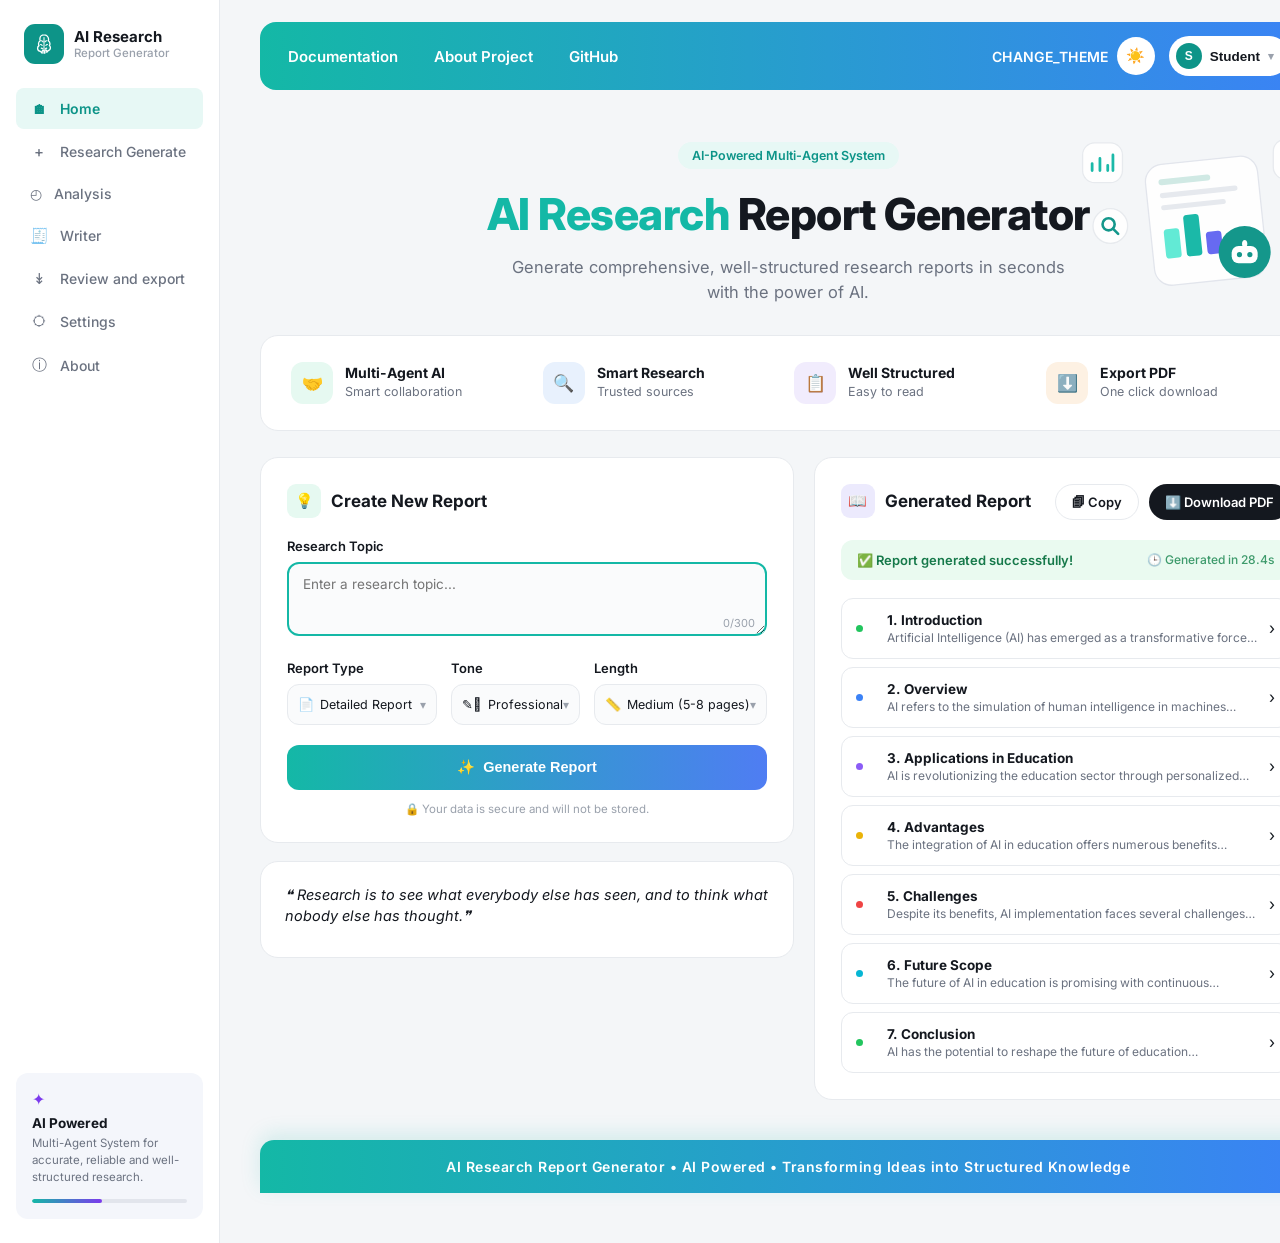
<file: frontend/index.html>
<!DOCTYPE html>
<html lang="en">
<head>
<meta charset="UTF-8">
<meta name="viewport" content="width=device-width, initial-scale=1.0">
<title>AI Research Report Generator</title>
<link rel="stylesheet" href="css/style.css">
<link rel="preconnect" href="https://fonts.googleapis.com">
<link href="https://fonts.googleapis.com/css2?family=Inter:wght@400;500;600;700;800&display=swap" rel="stylesheet">
</head>
<body>

  <div class="app">

    <!-- ===================== SIDEBAR ===================== -->
    <aside class="sidebar">
      <div class="brand">
        <div class="brand-icon">
          <svg viewBox="0 0 24 24" fill="none" xmlns="http://www.w3.org/2000/svg">
            <path d="M12 2C9.5 2 7.5 4 7.5 6.5C7.5 7.2 7.65 7.85 7.92 8.43C6.77 9.1 6 10.35 6 11.75C6 12.5 6.22 13.2 6.6 13.78C5.65 14.4 5 15.45 5 16.65C5 18.5 6.5 20 8.35 20C8.6 20.85 9.2 21.55 10 21.95V20C10 19.45 10.45 19 11 19C11.55 19 12 19.45 12 20V22C12.34 22 12.67 21.97 13 21.9V19.5C13 18.95 13.45 18.5 14 18.5C14.55 18.5 15 18.95 15 19.5V21C15.7 20.55 16.25 19.9 16.5 19.1C17.9 18.85 19 17.6 19 16.1C19 15.15 18.55 14.3 17.85 13.75C18.25 13.15 18.5 12.45 18.5 11.7C18.5 10.35 17.75 9.15 16.65 8.5C16.85 8 17 7.4 17 6.8C17 4.15 14.8 2 12 2Z" stroke="currentColor" stroke-width="1.4" stroke-linejoin="round"/>
            <path d="M12 5V19M9 8.5C9.8 8.5 10.5 9 10.8 9.7M15 8.5C14.2 8.5 13.5 9 13.2 9.7M8.2 12.5C9 12.5 9.7 13 10 13.7M15.8 12.5C15 12.5 14.3 13 14 13.7M9 16.5C9.7 16.5 10.3 16.9 10.6 17.5M15 16.5C14.3 16.5 13.7 16.9 13.4 17.5" stroke="currentColor" stroke-width="1.1" stroke-linecap="round"/>
          </svg>
        </div>
        <div class="brand-text">
          <span class="brand-title">AI Research</span>
          <span class="brand-sub">Report Generator</span>
        </div>
      </div>

      <nav class="nav">
        <a href="#" class="nav-item active">
          <span class="nav-icon">🏠︎</span> Home
        </a>
        <a href="research.html" class="nav-item">
          <span class="nav-icon">+</span> Research Generate
        </a>
        <a href="analysis.html" class="nav-item">
          <span class="nav-icon~ ">◴</span> Analysis
        </a>
        <a href="writer.html" class="nav-item">
          <span class="nav-icon">🧾</span> Writer
        </a>
        <a href="reviewer.html" class="nav-item">
          <span class="nav-icon">↡</span> Review and export
        </a>
        <a href="#" class="nav-item">
          <span class="nav-icon">🌣</span> Settings
        </a>
        <a href="#" class="nav-item">
          <span class="nav-icon">ⓘ</span> About
        </a>
      </nav>

      <div class="sidebar-footer">
        <div class="sidebar-card">
          <div class="sidebar-card-icon">✦</div>
          <p class="sidebar-card-title">AI Powered</p>
          <p class="sidebar-card-text">Multi-Agent System for accurate, reliable and well-structured research.</p>
          <div class="sidebar-progress"><span></span></div>
        </div>
      </div>
    </aside>

    <!-- ===================== MAIN ===================== -->
    <main class="main">

      <!-- Topbar -->
      <div class="topbar">
        <nav class="topbar-links">
          <a href="#" class="topbar-link"> Documentation</a>
          <a href="#" class="topbar-link"> About Project</a>
          <a href="#" class="topbar-link"> GitHub</a>
        </nav>
        <div class="topbar-right">
         <div class="theme-switch">
             <span class="theme-text">CHANGE_THEME</span>
             <button class="icon-btn" id="themeBtn">☀️</button>
        </div>
        <button class="user-chip">
            <span class="user-avatar">S</span>
            <span>Student</span>
            <span class="chevron">▾</span>
          </button>
        </div>
      </div>

      <!-- Hero -->
      <section class="hero">
        <span class="badge"> AI-Powered Multi-Agent System</span>
        <h1><span class="accent">AI Research</span> Report Generator</h1>
        <p class="hero-sub">Generate comprehensive, well-structured research reports in seconds with the power of AI.</p>

        <!-- Decorative hero illustration: tablet with search, chart, doc + robot -->
        <svg class="hero-illustration" viewBox="0 0 300 200" xmlns="http://www.w3.org/2000/svg" aria-hidden="true">
          <!-- floating chart icon -->
          <g transform="translate(18 24)">
            <rect x="0" y="0" width="46" height="46" rx="14" fill="#ffffff" stroke="#e7eaee" stroke-width="1.5"/>
            <path d="M11 32 L11 24 M20 32 L20 18 M29 32 L29 26 M35 32 L35 14" stroke="#14b8a6" stroke-width="3.2" stroke-linecap="round"/>
          </g>
          <!-- floating document icon -->
          <g transform="translate(238 20)">
            <rect x="0" y="0" width="46" height="46" rx="14" fill="#ffffff" stroke="#e7eaee" stroke-width="1.5"/>
            <rect x="13" y="12" width="20" height="4" rx="2" fill="#93c5fd"/>
            <rect x="13" y="20" width="20" height="4" rx="2" fill="#dbeafe"/>
            <rect x="13" y="28" width="12" height="4" rx="2" fill="#dbeafe"/>
          </g>
          <!-- floating search icon -->
          <g transform="translate(30 100)">
            <circle cx="20" cy="20" r="20" fill="#ffffff" stroke="#e7eaee" stroke-width="1.5"/>
            <circle cx="18" cy="18" r="7" fill="none" stroke="#0d9488" stroke-width="3"/>
            <line x1="23" y1="23" x2="29" y2="29" stroke="#0d9488" stroke-width="3" stroke-linecap="round"/>
          </g>
          <!-- tablet body -->
          <g transform="rotate(-6 150 110)">
            <rect x="95" y="45" width="130" height="140" rx="20" fill="#ffffff" stroke="#e2e5ec" stroke-width="1.5"/>
            <rect x="110" y="62" width="60" height="7" rx="3.5" fill="#cfe9e4"/>
            <rect x="110" y="78" width="90" height="6" rx="3" fill="#e6e9ee"/>
            <rect x="110" y="92" width="75" height="6" rx="3" fill="#e6e9ee"/>
            <rect x="110" y="120" width="18" height="34" rx="4" fill="#5eead4"/>
            <rect x="134" y="106" width="18" height="48" rx="4" fill="#14b8a6"/>
            <rect x="158" y="128" width="18" height="26" rx="4" fill="#6366f1"/>
          </g>
          <!-- robot badge -->
          <circle cx="205" cy="150" r="30" fill="#0d9488"/>
          <g transform="translate(190 137)">
            <rect x="0" y="6" width="30" height="20" rx="8" fill="#ffffff"/>
            <circle cx="9" cy="16" r="3" fill="#0d9488"/>
            <circle cx="21" cy="16" r="3" fill="#0d9488"/>
            <rect x="12" y="0" width="6" height="7" rx="3" fill="#ffffff"/>
            <circle cx="15" cy="1.5" r="2.4" fill="#ffffff"/>
          </g>
        </svg>
      </section>

      <!-- Feature strip -->
      <section class="features">
        <div class="feature">
          <div class="feature-icon green">🤝</div>
          <div>
            <p class="feature-title">Multi-Agent AI</p>
            <p class="feature-text">Smart collaboration</p>
          </div>
        </div>
        <div class="feature">
          <div class="feature-icon blue">🔍</div>
          <div>
            <p class="feature-title">Smart Research</p>
            <p class="feature-text">Trusted sources</p>
          </div>
        </div>
        <div class="feature">
          <div class="feature-icon purple">📋</div>
          <div>
            <p class="feature-title">Well Structured</p>
            <p class="feature-text">Easy to read</p>
          </div>
        </div>
        <div class="feature">
          <div class="feature-icon orange">⬇️</div>
          <div>
            <p class="feature-title">Export PDF</p>
            <p class="feature-text">One click download</p>
          </div>
        </div>
      </section>

      <!-- Content grid -->
      <section class="content-grid">

        <!-- Left column -->
        <div class="col-left">

          <!-- Create New Report -->
          <div class="panel">
            <div class="panel-header">
              <span class="panel-icon teal">💡</span>
              <h2>Create New Report</h2>
            </div>

            <div class="field">
              <label for="topic">Research Topic</label>
              <div class="textarea-wrap">
                <textarea id="topic" maxlength="300" placeholder="Enter a research topic..."></textarea>
                <span class="char-count"><span id="charCount">50</span>/300</span>
              </div>
            </div>

            <div class="field-row">
              <div class="field">
                <label for="reportType">Report Type</label>
                <div class="select-wrap">
                  <span class="select-icon">📄</span>
                  <select id="reportType">
                    <option>Detailed Report</option>
                    <option>Summary Report</option>
                    <option>Executive Brief</option>
                  </select>
                  <span class="select-chevron">▾</span>
                </div>
              </div>

              <div class="field">
                <label for="tone">Tone</label>
                <div class="select-wrap">
                  <span class="select-icon">✎𓂃</span>
                  <select id="tone">
                    <option>Professional</option>
                    <option>Casual</option>
                    <option>Academic</option>
                  </select>
                  <span class="select-chevron">▾</span>
                </div>
              </div>

              <div class="field">
                <label for="length">Length</label>
                <div class="select-wrap">
                  <span class="select-icon">📏</span>
                  <select id="length">
                    <option>Short (3-5 pages)</option>
                    <option selected>Medium (5-8 pages)</option>
                    <option>Long (8+ pages)</option>
                  </select>
                  <span class="select-chevron">▾</span>
                </div>
              </div>
            </div>

            <button class="generate-btn" id="generateBtn" type="button">
              <span>✨</span> Generate Report
            </button>
            <p class="secure-note">🔒 Your data is secure and will not be stored.</p>
          </div>

          <!-- Quote card -->
          <div class="quote-card">
            <div>
              <p class="quote-text">❝ Research is to see what everybody else has seen, and to think what nobody else has thought.❞</p>
            </div>
          </div>

        </div>

        <!-- Generated Report -->
        <div class="panel">
          <div class="panel-header spread">
            <div class="panel-header">
              <span class="panel-icon indigo">📖</span>
              <h2>Generated Report</h2>
            </div>
            <div class="panel-actions">
              <button class="ghost-btn" id="copyBtn">🗐 Copy</button>
              <button class="primary-btn" id="downloadBtn">⬇️ Download PDF</button>
            </div>
          </div>

          <div class="success-banner">
            <span>✅ Report generated successfully!</span>
            <span class="time-pill">🕒 Generated in 28.4s</span>
          </div>

          <ul class="report-list" id="reportList">
            <li class="report-item">
              <span class="dot green"></span>
              <span class="report-icon"></span>
              <div class="report-text">
                <p class="report-title">1. Introduction</p>
                <p class="report-desc">Artificial Intelligence (AI) has emerged as a transformative force…</p>
              </div>
              <span class="chevron-right">›</span>
            </li>
            <li class="report-item">
              <span class="dot blue"></span>
              <span class="report-icon"></span>
              <div class="report-text">
                <p class="report-title">2. Overview</p>
                <p class="report-desc">AI refers to the simulation of human intelligence in machines…</p>
              </div>
              <span class="chevron-right">›</span>
            </li>
            <li class="report-item">
              <span class="dot purple"></span>
              <span class="report-icon"></span>
              <div class="report-text">
                <p class="report-title">3. Applications in Education</p>
                <p class="report-desc">AI is revolutionizing the education sector through personalized…</p>
              </div>
              <span class="chevron-right">›</span>
            </li>
            <li class="report-item">
              <span class="dot yellow"></span>
              <span class="report-icon"></span>
              <div class="report-text">
                <p class="report-title">4. Advantages</p>
                <p class="report-desc">The integration of AI in education offers numerous benefits…</p>
              </div>
              <span class="chevron-right">›</span>
            </li>
            <li class="report-item">
              <span class="dot red"></span>
              <span class="report-icon"></span>
              <div class="report-text">
                <p class="report-title">5. Challenges</p>
                <p class="report-desc">Despite its benefits, AI implementation faces several challenges…</p>
              </div>
              <span class="chevron-right">›</span>
            </li>
            <li class="report-item">
              <span class="dot cyan"></span>
              <span class="report-icon"></span>
              <div class="report-text">
                <p class="report-title">6. Future Scope</p>
                <p class="report-desc">The future of AI in education is promising with continuous…</p>
              </div>
              <span class="chevron-right">›</span>
            </li>
            <li class="report-item">
              <span class="dot green"></span>
              <span class="report-icon"></span>
              <div class="report-text">
                <p class="report-title">7. Conclusion</p>
                <p class="report-desc">AI has the potential to reshape the future of education…</p>
              </div>
              <span class="chevron-right">›</span>
            </li>
          </ul>
        </div>

      </section>
      <footer class="footer">
    <p>
        AI Research Report Generator • AI Powered • Transforming Ideas into Structured Knowledge
    </p>
</footer>

    </main>
  </div>

<script src="js/main.js"></script>
</body>
</html>
</file>
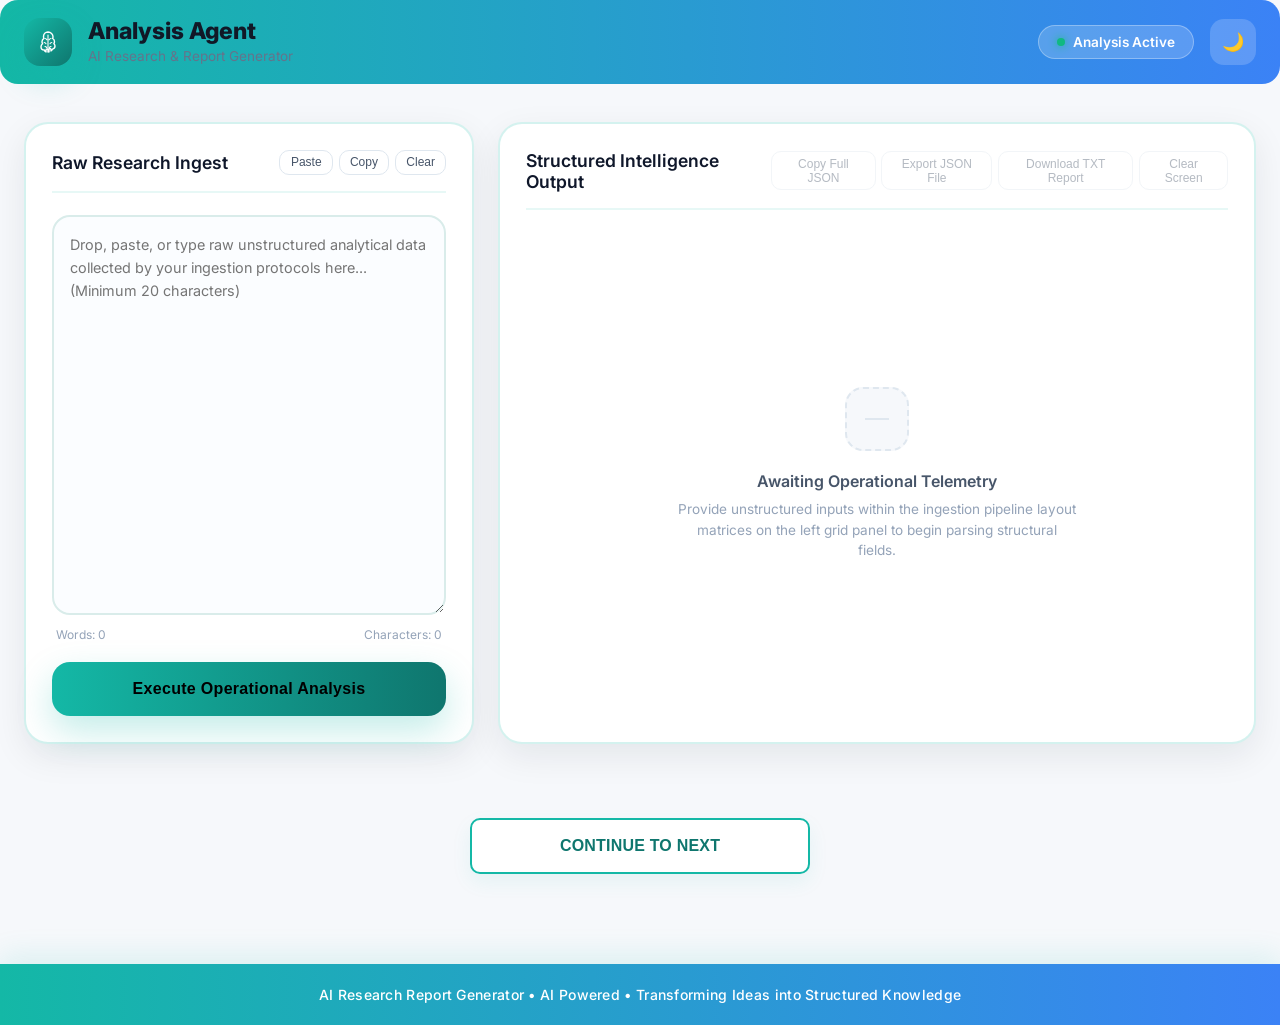
<file: frontend/analysis.html>
<!DOCTYPE html>
<html lang="en" data-theme="light">
<head>
    <meta charset="UTF-8">
    <meta name="viewport" content="width=device-width, initial-scale=1.0">
    <title>AI Research Analysis Dashboard</title>
    <link rel="stylesheet" href="css/analysis.css">
    <link rel="preconnect" href="https://fonts.googleapis.com">
    <link rel="preconnect" href="https://fonts.gstatic.com" crossorigin>
    <link href="https://fonts.googleapis.com/css2?family=Inter:wght@300;400;500;600;700&display=swap" rel="stylesheet">
</head>
<body>
    <header class="app-header">

    <div class="logo-area">

        <div class="brand-icon">
            <svg viewBox="0 0 24 24" fill="none" xmlns="http://www.w3.org/2000/svg">
                <path d="M12 2C9.5 2 7.5 4 7.5 6.5C7.5 7.2 7.65 7.85 7.92 8.43C6.77 9.1 6 10.35 6 11.75C6 12.5 6.22 13.2 6.6 13.78C5.65 14.4 5 15.45 5 16.65C5 18.5 6.5 20 8.35 20C8.6 20.85 9.2 21.55 10 21.95V20C10 19.45 10.45 19 11 19C11.55 19 12 19.45 12 20V22C12.34 22 12.67 21.97 13 21.9V19.5C13 18.95 13.45 18.5 14 18.5C14.55 18.5 15 18.95 15 19.5V21C15.7 20.55 16.25 19.9 16.5 19.1C17.9 18.85 19 17.6 19 16.1C19 15.15 18.55 14.3 17.85 13.75C18.25 13.15 18.5 12.45 18.5 11.7C18.5 10.35 17.75 9.15 16.65 8.5C16.85 8 17 7.4 17 6.8C17 4.15 14.8 2 12 2Z"
                    stroke="currentColor"
                    stroke-width="1.4"
                    stroke-linejoin="round"/>
                <path d="M12 5V19M9 8.5C9.8 8.5 10.5 9 10.8 9.7M15 8.5C14.2 8.5 13.5 9 13.2 9.7M8.2 12.5C9 12.5 9.7 13 10 13.7M15.8 12.5C15 12.5 14.3 13 14 13.7M9 16.5C9.7 16.5 10.3 16.9 10.6 17.5M15 16.5C14.3 16.5 13.7 16.9 13.4 17.5"
                    stroke="currentColor"
                    stroke-width="1.1"
                    stroke-linecap="round"/>
            </svg>
        </div>

        <div class="brand-text">
            <span class="brand-title">Analysis Agent</span>
            <span class="brand-sub">AI Research & Report Generator</span>
        </div>

    </div>

    <div class="header-actions">

        <span class="agent-status-pill">
            <span class="status-dot"></span>
            Analysis Active
        </span>

        <button
            id="themeToggleBtn"
            class="icon-btn"
            title="Toggle Theme"
            aria-label="Toggle Theme">
            🌙
        </button>

    </div>

</header>
    <main class="dashboard-container">
        
        <section class="workspace-card ingest-pane">
            <div class="pane-header">
                <h2>Raw Research Ingest</h2>
                <div class="utility-row">
                    <button id="pasteInputBtn" class="text-btn-sm">Paste</button>
                    <button id="copyInputBtn" class="text-btn-sm">Copy</button>
                    <button id="clearInputBtn" class="text-btn-sm secondary">Clear</button>
                </div>
            </div>
            
            <div class="textarea-wrapper">
                <textarea id="researchInput" placeholder="Drop, paste, or type raw unstructured analytical data collected by your ingestion protocols here... (Minimum 20 characters)"></textarea>
            </div>
            
            <div class="metrics-row">
                <span id="wordCountLabel">Words: 0</span>
                <span id="charCountLabel">Characters: 0</span>
            </div>

            <button id="analyzeSubmitBtn" class="primary-action-btn">
                <span>Execute Operational Analysis</span>
                <div id="btnSpinner" class="spinner hidden"></div>
            </button>

            <div id="progressContainer" class="progress-container hidden">
                <div class="progress-bar-track">
                    <div id="progressBarFill" class="progress-bar-fill"></div>
                </div>
                <p id="progressStatusText">Transforming payload schemas via generative layers...</p>
            </div>
        </section>

        <section class="workspace-card analytical-pane">
            <div class="pane-header">
                <h2>Structured Intelligence Output</h2>
                <div class="utility-row" id="outputGlobalActions" style="opacity: 0.4; pointer-events: none;">
                    <button id="copyJsonBtn" class="text-btn-sm">Copy Full JSON</button>
                    <button id="exportJsonBtn" class="text-btn-sm">Export JSON File</button>
                    <button id="exportTxtBtn" class="text-btn-sm">Download TXT Report</button>
                    <button id="clearOutputBtn" class="text-btn-sm secondary">Clear Screen</button>
                </div>
            </div>

            <div id="emptyStatePlaceholder" class="empty-state-view">
                <div class="empty-box-graphic"></div>
                <h3>Awaiting Operational Telemetry</h3>
                <p>Provide unstructured inputs within the ingestion pipeline layout matrices on the left grid panel to begin parsing structural fields.</p>
            </div>

            <div id="analysisOutputGrid" class="analysis-output-grid hidden">
                <div class="output-card span-full">
                    <div class="card-title-bar">
                        <h3>Executive Summary</h3>
                        <button class="section-copy-btn" data-target="summaryField">Copy Block</button>
                    </div>
                    <div class="card-content-block" id="summaryField"></div>
                </div>

                <div class="output-card">
                    <div class="card-title-bar">
                        <h3>Key Points</h3>
                        <button class="section-copy-btn" data-target="keyPointsField">Copy Block</button>
                    </div>
                    <ul class="card-content-list" id="keyPointsField"></ul>
                </div>

                <div class="output-card">
                    <div class="card-title-bar">
                        <h3>Quantitative Statistics</h3>
                        <button class="section-copy-btn" data-target="statisticsField">Copy Block</button>
                    </div>
                    <ul class="card-content-list data-list" id="statisticsField"></ul>
                </div>

                <div class="output-card structural-positive">
                    <div class="card-title-bar">
                        <h3>Identified Advantages</h3>
                        <button class="section-copy-btn" data-target="advantagesField">Copy Block</button>
                    </div>
                    <ul class="card-content-list" id="advantagesField"></ul>
                </div>

                <div class="output-card structural-negative">
                    <div class="card-title-bar">
                        <h3>Structural Challenges</h3>
                        <button class="section-copy-btn" data-target="challengesField">Copy Block</button>
                    </div>
                    <ul class="card-content-list" id="challengesField"></ul>
                </div>

                <div class="output-card">
                    <div class="card-title-bar">
                        <h3>Horizon Lines & Future Trends</h3>
                        <button class="section-copy-btn" data-target="trendsField">Copy Block</button>
                    </div>
                    <ul class="card-content-list" id="trendsField"></ul>
                </div>

                <div class="output-card">
                    <div class="card-title-bar">
                        <h3>Indexed Keywords</h3>
                        <button class="section-copy-btn" data-target="keywordsField">Copy Block</button>
                    </div>
                    <div class="keyword-pill-cloud" id="keywordsField"></div>
                </div>
            </div>
        </section>
    </main>

    <div id="toastNotification" class="toast-notification-hub"></div>
    <div style="text-align:center;margin:40px 0;">
    <button id="goToWriterBtn" class="primary-action-btn">
        CONTINUE TO NEXT
    </button>
    </div>  

    <footer class="app-footer">
        <p>AI Research Report Generator • AI Powered • Transforming Ideas into Structured Knowledge</p>
    </footer>
    <script src="js/analysis.js"></script>
</body>
</html>
</file>
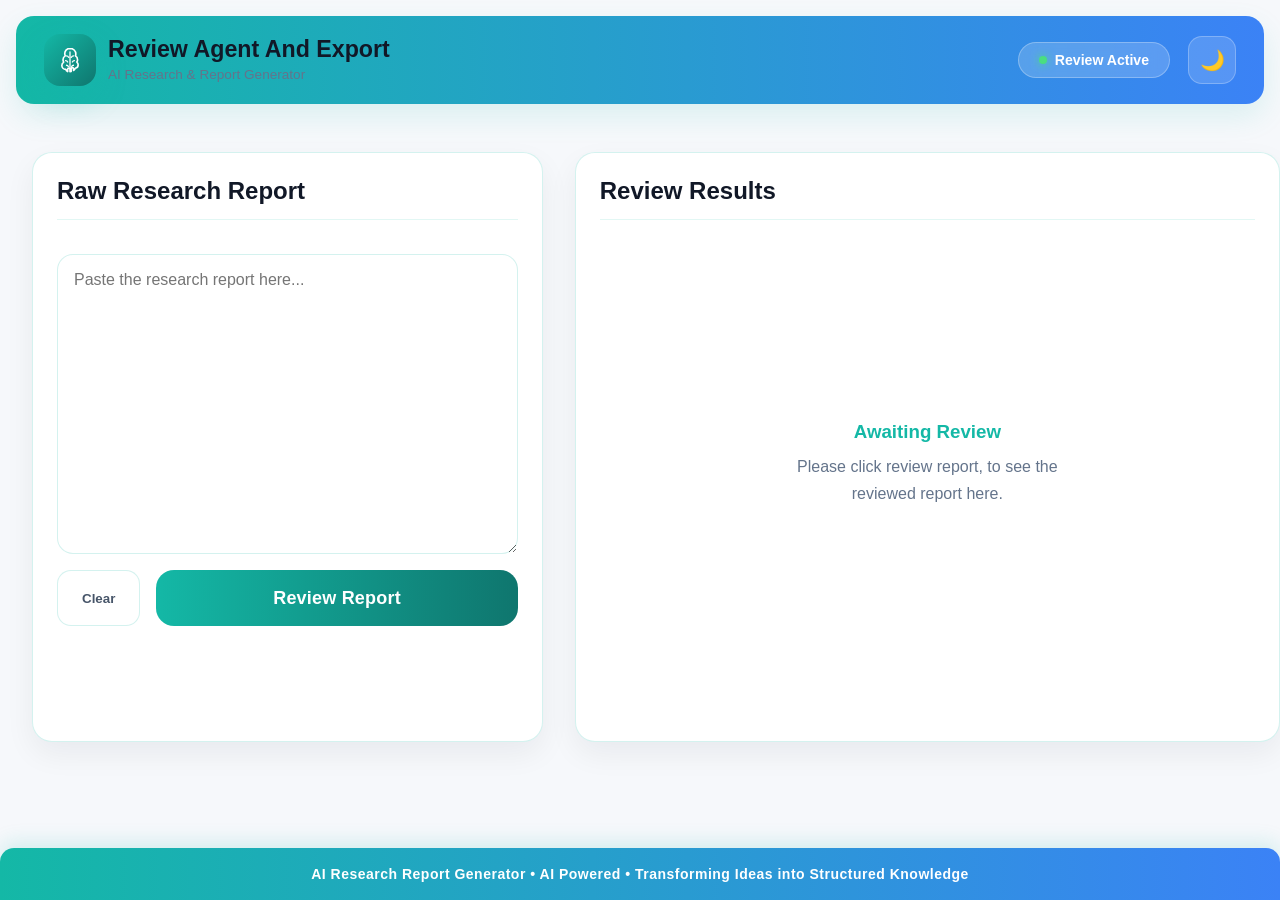
<file: frontend/reviewer.html>
<!DOCTYPE html>
<html lang="en">
<head>
    <meta charset="UTF-8">
    <meta name="viewport" content="width=device-width, initial-scale=1.0">
    <title>AI Research Review & Export Agent</title>
    <link rel="stylesheet" href="css/reviewer.css">
</head>
<body>
    <header class="glass-header">

    <div class="logo-container">

        <div class="brand-icon">
            <svg viewBox="0 0 24 24" fill="none" xmlns="http://www.w3.org/2000/svg">
            <path d="M12 2C9.5 2 7.5 4 7.5 6.5C7.5 7.2 7.65 7.85 7.92 8.43C6.77 9.1 6 10.35 6 11.75C6 12.5 6.22 13.2 6.6 13.78C5.65 14.4 5 15.45 5 16.65C5 18.5 6.5 20 8.35 20C8.6 20.85 9.2 21.55 10 21.95V20C10 19.45 10.45 19 11 19C11.55 19 12 19.45 12 20V22C12.34 22 12.67 21.97 13 21.9V19.5C13 18.95 13.45 18.5 14 18.5C14.55 18.5 15 18.95 15 19.5V21C15.7 20.55 16.25 19.9 16.5 19.1C17.9 18.85 19 17.6 19 16.1C19 15.15 18.55 14.3 17.85 13.75C18.25 13.15 18.5 12.45 18.5 11.7C18.5 10.35 17.75 9.15 16.65 8.5C16.85 8 17 7.4 17 6.8C17 4.15 14.8 2 12 2Z" stroke="currentColor" stroke-width="1.4" stroke-linejoin="round"/>
            <path d="M12 5V19M9 8.5C9.8 8.5 10.5 9 10.8 9.7M15 8.5C14.2 8.5 13.5 9 13.2 9.7M8.2 12.5C9 12.5 9.7 13 10 13.7M15.8 12.5C15 12.5 14.3 13 14 13.7M9 16.5C9.7 16.5 10.3 16.9 10.6 17.5M15 16.5C14.3 16.5 13.7 16.9 13.4 17.5" stroke="currentColor" stroke-width="1.1" stroke-linecap="round"/>
        </svg>  
        </div>

        <div>

            <h1 class="brand-title">Review Agent  And Export</h1>

            <p class="brand-sub">
                AI Research & Report Generator
            </p>

        </div>

    </div>

    <div class="header-actions">

    <span class="agent-status-pill">
        <span class="status-dot"></span>
        Review Active
    </span>

    <button id="theme-toggle" class="btn-icon" title="Toggle Theme">
        🌙
    </button>

</div>

</header>

    <main class="dashboard-container">
        <section class="input-section card">
            <h2>Raw Research Report</h2>
            <textarea id="raw-report" placeholder="Paste the research report here..."></textarea>
            <div class="action-buttons">
                <button id="clear-btn" class="btn-secondary">Clear</button>
                <button id="review-btn" class="btn-primary">
                    <span class="btn-text">Review Report</span>
                    <div class="spinner hidden" id="loading-spinner"></div>
                </button>
            </div>
            <div id="status-message" class="status-message hidden"></div>
        </section>

        <section class="output-section card" id="results-panel">
            <h2>Review Results</h2>
            <div id="empty-state">
                <h3>Awaiting Review</h3>
                <p>Please click  review report, to see the reviewed report here.</p>
            </div>
        <div id="review-content" class="hidden">

        <div class="stats-grid">  
                <div class="stat-card">
                    <span class="stat-label">Grammar</span>
                    <span class="stat-value" id="stat-grammar">0</span>
                </div>
                <div class="stat-card">
                    <span class="stat-label">Readability</span>
                    <span class="stat-value" id="stat-readability">0</span>
                </div>
                <div class="stat-card">
                    <span class="stat-label">Formatting</span>
                    <span class="stat-value" id="stat-formatting">0</span>
                </div>
                <div class="stat-card">
                    <span class="stat-label">Words</span>
                    <span class="stat-value" id="stat-words">0</span>
                </div>
                <div class="stat-card">
                    <span class="stat-label">Characters</span>
                    <span class="stat-value" id="stat-chars">0</span>
                </div>
            </div>

            <div class="reviewed-text-container">
                <h3>Polished Report</h3>
                <textarea id="reviewed-report" readonly></textarea>
            </div>

            <div class="suggestions-panel">
                <h3>Improvement Suggestions</h3>
                <ul id="suggestions-list"></ul>
            </div>

            <div class="export-actions">
                <button id="copy-btn" class="btn-secondary">Copy Text</button>
                <button id="export-pdf-btn" class="btn-accent">Download PDF</button>
                <button id="export-txt-btn" class="btn-accent">Download TXT</button>
                <button id="export-json-btn" class="btn-accent">Download JSON</button>
            </div>
            </div>
        </section>
    </main>

    <script src="js/reviewer.js"></script>
    <footer class="footer">
        <p>
            AI Research Report Generator • AI Powered • Transforming Ideas into Structured Knowledge
        </p>
    </footer>
</body>
</html>
</file>
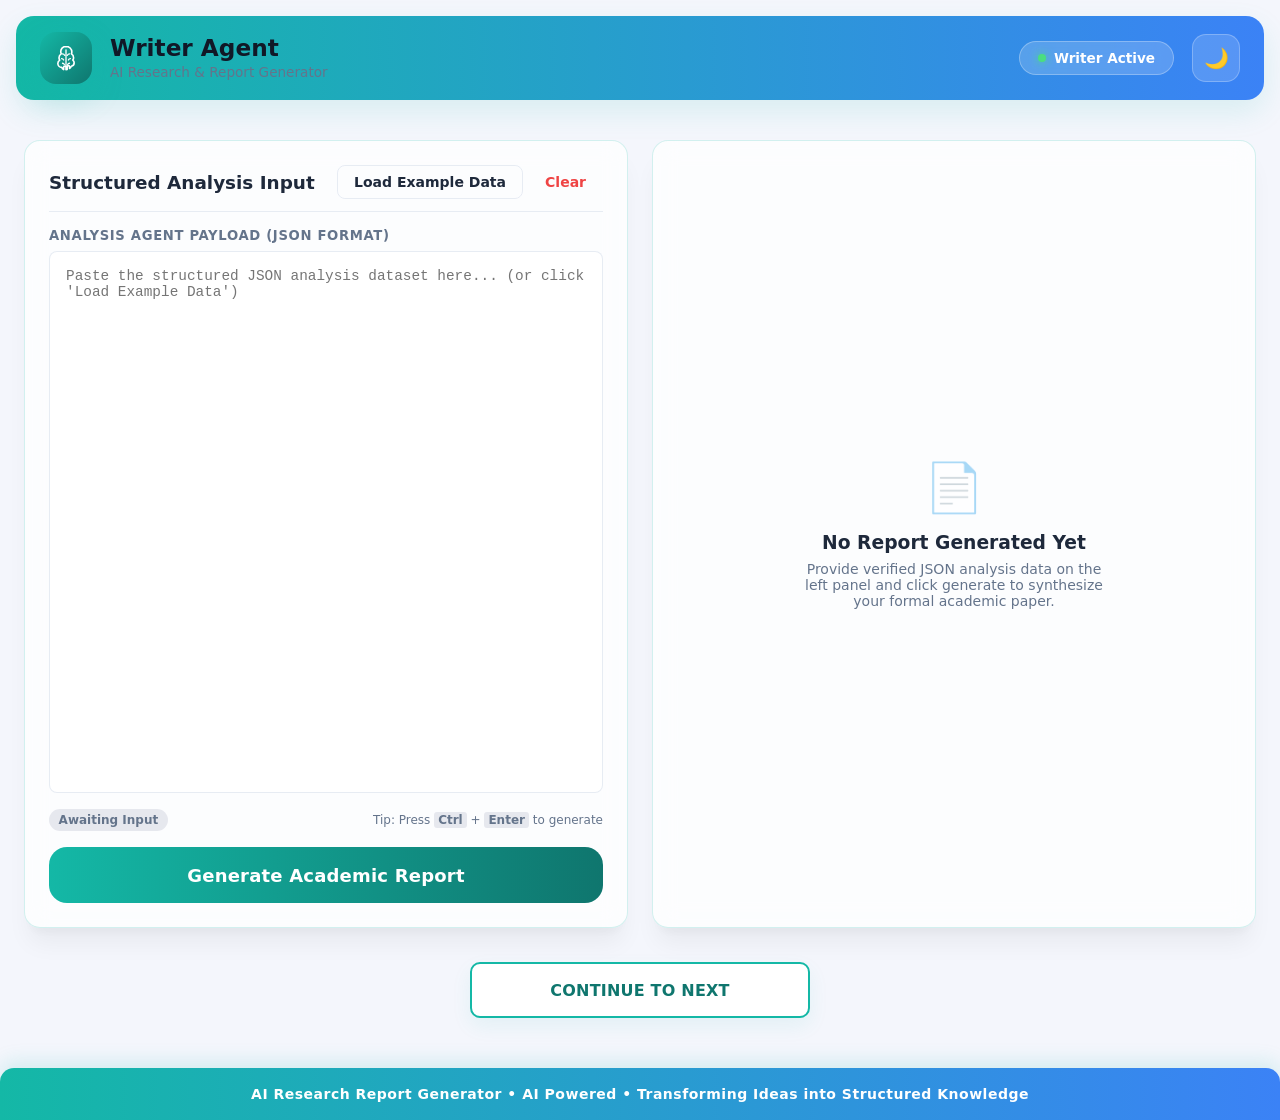
<file: frontend/writer.html>
<!DOCTYPE html>
<html lang="en">
<head>
    <meta charset="UTF-8">
    <meta name="viewport" content="width=device-width, initial-scale=1.0">
    <title>AI Research Report Writer Dashboard</title>
    <link rel="stylesheet" href="css/writer.css">
</head>
<body>
    <header class="navbar">

    <div class="nav-container">

        <div class="logo-container">

            <div class="brand-icon">
                <svg viewBox="0 0 24 24" fill="none" xmlns="http://www.w3.org/2000/svg">
                    <path d="M12 2C9.5 2 7.5 4 7.5 6.5C7.5 7.2 7.65 7.85 7.92 8.43C6.77 9.1 6 10.35 6 11.75C6 12.5 6.22 13.2 6.6 13.78C5.65 14.4 5 15.45 5 16.65C5 18.5 6.5 20 8.35 20C8.6 20.85 9.2 21.55 10 21.95V20C10 19.45 10.45 19 11 19C11.55 19 12 19.45 12 20V22C12.34 22 12.67 21.97 13 21.9V19.5C13 18.95 13.45 18.5 14 18.5C14.55 18.5 15 18.95 15 19.5V21C15.7 20.55 16.25 19.9 16.5 19.1C17.9 18.85 19 17.6 19 16.1C19 15.15 18.55 14.3 17.85 13.75C18.25 13.15 18.5 12.45 18.5 11.7C18.5 10.35 17.75 9.15 16.65 8.5C16.85 8 17 7.4 17 6.8C17 4.15 14.8 2 12 2Z" stroke="currentColor" stroke-width="1.4" stroke-linejoin="round"/>
                    <path d="M12 5V19M9 8.5C9.8 8.5 10.5 9 10.8 9.7M15 8.5C14.2 8.5 13.5 9 13.2 9.7M8.2 12.5C9 12.5 9.7 13 10 13.7M15.8 12.5C15 12.5 14.3 13 14 13.7M9 16.5C9.7 16.5 10.3 16.9 10.6 17.5M15 16.5C14.3 16.5 13.7 16.9 13.4 17.5" stroke="currentColor" stroke-width="1.1" stroke-linecap="round"/>
                </svg> 
            </div>

            <div>

                <h1 class="brand-title">Writer Agent</h1>

                <p class="brand-sub">
                    AI Research & Report Generator
                </p>

            </div>

        </div>

        <div class="nav-controls">

    <span class="agent-status-pill">
        <span class="status-dot"></span>
        Writer Active
    </span>

    <button id="themeToggleBtn"
            class="btn-icon"
            title="Toggle Theme"
            aria-label="Toggle Theme">
        🌙
    </button>

</div>
    </div>

</header>
    <main class="dashboard-container">
        <section class="panel input-panel">
            <div class="panel-header">
                <h2>Structured Analysis Input</h2>
                <div class="panel-actions">
                    <button id="loadExampleBtn" class="btn-secondary">Load Example Data</button>
                    <button id="clearInputBtn" class="btn-danger">Clear</button>
                </div>
            </div>
            
            <div class="input-wrapper">
                <label for="jsonInput">Analysis Agent Payload (JSON Format)</label>
                <textarea id="jsonInput" placeholder="Paste the structured JSON analysis dataset here... (or click 'Load Example Data')" autocomplete="off" spellcheck="false"></textarea>
            </div>

            <div class="meta-row">
                <div id="inputValidationBadge" class="badge badge-neutral">Awaiting Input</div>
                <div class="shortcut-tip">Tip: Press <kbd>Ctrl</kbd> + <kbd>Enter</kbd> to generate</div>
            </div>

            <button id="generateBtn" class="btn-primary">
                <span class="btn-text">Generate Academic Report</span>
                <span class="loader hidden"></span>
            </button>

            <div id="progressIndicator" class="progress-container hidden">
                <div class="progress-bar-wrapper">
                    <div id="progressBar" class="progress-bar"></div>
                </div>
                <p id="progressStatus">Initializing generation protocols...</p>
            </div>
        </section>

        <section class="panel output-panel empty" id="outputPanel">
            <div class="empty-state-overlay" id="emptyState">
                <div class="empty-icon">📄</div>
                <h3>No Report Generated Yet</h3>
                <p>Provide verified JSON analysis data on the left panel and click generate to synthesize your formal academic paper.</p>
            </div>

            <div class="output-content-wrapper hidden" id="outputWrapper">
                <div class="panel-header sticky-header">
                    <div class="title-meta">
                        <h2 id="reportDocumentTitle">Research Report Document</h2>
                        <div class="metrics-row">
                            <span class="metric-tag">Words: <strong id="wordCountLabel">0</strong></span>
                            <span class="metric-tag">Reading Time: <strong id="readingTimeLabel">0 min</strong></span>
                        </div>
                    </div>
                    <div class="export-dropdown-wrapper">
                        <button id="exportDropdownBtn" class="btn-secondary">Export / Download ▾</button>
                        <div id="exportMenu" class="dropdown-menu hidden">
                            <button class="dropdown-item" id="downloadMdBtn">Download Markdown (.md)</button>
                            <button class="dropdown-item" id="downloadTxtBtn">Download Text (.txt)</button>
                            <button class="dropdown-item" id="downloadJsonBtn">Export Complete JSON</button>
                            <hr>
                            <button class="dropdown-item" id="copyFullReportBtn">Copy Entire Report</button>
                        </div>
                    </div>
                </div>

                <div class="report-render-area">
                    <article class="report-card">
                        <div class="card-header">
                            <h3>Document Title</h3>
                            <button class="btn-copy-section" data-target="reportTitleDisplay" title="Copy section text">Copy</button>
                        </div>
                        <div class="card-body raw-text-display title-display" id="reportTitleDisplay"></div>
                    </article>

                    <article class="report-card">
                        <div class="card-header">
                            <h3>Abstract</h3>
                            <button class="btn-copy-section" data-target="abstractDisplay" title="Copy section text">Copy</button>
                        </div>
                        <div class="card-body text-block" id="abstractDisplay"></div>
                    </article>

                    <article class="report-card">
                        <div class="card-header">
                            <h3>1. Introduction</h3>
                            <button class="btn-copy-section" data-target="introductionDisplay" title="Copy section text">Copy</button>
                        </div>
                        <div class="card-body text-block" id="introductionDisplay"></div>
                    </article>

                    <article class="report-card">
                        <div class="card-header">
                            <h3>2. Main Discussion</h3>
                            <button class="btn-copy-section" data-target="mainContentDisplay" title="Copy section text">Copy</button>
                        </div>
                        <div class="card-body text-block" id="mainContentDisplay"></div>
                    </article>

                    <article class="report-card">
                        <div class="card-header">
                            <h3>3. Comparative Analysis: Advantages</h3>
                            <button class="btn-copy-section" data-target="advantagesDisplay" title="Copy section text">Copy</button>
                        </div>
                        <div class="card-body text-block" id="advantagesDisplay"></div>
                    </article>

                    <article class="report-card">
                        <div class="card-header">
                            <h3>4. Architectural Challenges</h3>
                            <button class="btn-copy-section" data-target="challengesDisplay" title="Copy section text">Copy</button>
                        </div>
                        <div class="card-body text-block" id="challengesDisplay"></div>
                    </article>

                    <article class="report-card">
                        <div class="card-header">
                            <h3>5. Future Scope & Emerging Horizons</h3>
                            <button class="btn-copy-section" data-target="futureScopeDisplay" title="Copy section text">Copy</button>
                        </div>
                        <div class="card-body text-block" id="futureScopeDisplay"></div>
                    </article>

                    <article class="report-card">
                        <div class="card-header">
                            <h3>6. Conclusion</h3>
                            <button class="btn-copy-section" data-target="conclusionDisplay" title="Copy section text">Copy</button>
                        </div>
                        <div class="card-body text-block" id="conclusionDisplay"></div>
                    </article>

                    <article class="report-card">
                        <div class="card-header">
                            <h3>References</h3>
                            <button class="btn-copy-section" data-target="referencesDisplay" title="Copy section text">Copy</button>
                        </div>
                        <div class="card-body text-block" id="referencesDisplay"></div>
                    </article>
                </div>
            </div>
        </section>
    </main>

    <div id="toastNotification" class="toast hidden">Action completed successfully!</div>

   <script src="js/writer.js"></script>
   <button id="goToWriterBtn" class="primary-action-btn">
        CONTINUE TO NEXT
    </button>
    <footer class="footer">
         <p>
            AI Research Report Generator • AI Powered • Transforming Ideas into Structured Knowledge
        </p>
    </footer>
</body>
</html>
</file>
<file: frontend/css/style.css>
:root {
  --teal: #14b8a6;
  --teal-dark: #0d9488;
  --blue: #4f7df3;
  --purple: #7c3aed;
  --bg: #f4f6f8;
  --panel: #ffffff;
  --border: #e7eaee;
  --text: #14181f;
  --text-muted: #6b7280;
  --text-light: #9aa1ac;
  --sidebar-w: 220px;
  --radius-lg: 18px;
  --radius-md: 12px;
  --radius-sm: 8px;
}

* { box-sizing: border-box; }

body {
  margin: 0;
  font-family: 'Inter', -apple-system, BlinkMacSystemFont, 'Segoe UI', sans-serif;
  background: var(--bg);
  color: var(--text);
}

.app {
  display: grid;
  grid-template-columns: var(--sidebar-w) 1fr;
  min-height: 100vh;
}

.accent { color: var(--teal); }

/* ===================== SIDEBAR ===================== */
.sidebar {
  background: #fff;
  border-right: 1px solid var(--border);
  display: flex;
  flex-direction: column;
  padding: 24px 16px;
}

.brand {
  display: flex;
  align-items: center;
  gap: 10px;
  padding: 0 8px 24px;
}

.brand-icon {
  width: 40px;
  height: 40px;
  border-radius: 11px;
  background: var(--teal-dark);
  display: flex;
  align-items: center;
  justify-content: center;
  color: #fff;
}
.brand-icon svg { width: 22px; height: 22px; }

.brand-text { display: flex; flex-direction: column; line-height: 1.3; }
.brand-title { font-weight: 700; font-size: 15px; color: var(--text); }
.brand-sub { font-size: 11.5px; font-weight: 500; color: var(--text-light); }

.nav { display: flex; flex-direction: column; gap: 2px; flex: 1; }

.nav-item {
  display: flex;
  align-items: center;
  gap: 12px;
  padding: 11px 14px;
  border-radius: var(--radius-sm);
  color: var(--text-muted);
  text-decoration: none;
  font-size: 14px;
  font-weight: 500;
  transition: background 0.15s ease, color 0.15s ease;
}

.nav-item:hover { background: #f4f6f8; color: var(--text); }

.nav-item.active {
  background: #e7f8f5;
  color: var(--teal-dark);
  font-weight: 600;
}

.nav-icon { font-size: 15px; width: 18px; text-align: center; }

.sidebar-footer { margin-top: 12px; }

.sidebar-card {
  background: #f4f6fb;
  border-radius: var(--radius-md);
  padding: 16px;
  position: relative;
}

.sidebar-card-icon {
  color: var(--purple);
  font-size: 16px;
  margin-bottom: 6px;
}

.sidebar-card-title {
  font-weight: 700;
  font-size: 13.5px;
  margin: 0 0 4px;
}

.sidebar-card-text {
  font-size: 11.5px;
  color: var(--text-muted);
  line-height: 1.5;
  margin: 0 0 12px;
}

.sidebar-progress {
  height: 4px;
  background: #e2e5ec;
  border-radius: 4px;
  overflow: hidden;
}
.sidebar-progress span {
  display: block;
  width: 45%;
  height: 100%;
  background: linear-gradient(90deg, var(--teal), var(--purple));
  border-radius: 4px;
}


/* ===================== MAIN ===================== */
.main {
  padding: 22px 40px 50px;
  max-width: 1300px;
  width: 100%;
  margin: 0 auto;
}

.topbar{
    display:flex;
    justify-content:space-between;
    align-items:center;

    padding:14px 28px;
    margin-bottom:32px;

    background:linear-gradient(90deg,#14b8a6,#3b82f6);

    border-radius:16px;
}
.topbar-links{
    display:flex;
    align-items:center;
    gap:36px;
}

.topbar-link{
    color:white;
    text-decoration:none;
    font-size:15px;
    font-weight:600;
    transition:0.3s ease;
}

.topbar-link:hover{
    opacity:0.85;
}
.topbar-link:hover { color: var(--text); }

.topbar-right{
    display:flex;
    align-items:center;
    gap:14px;
}
.icon-btn {
  width: 38px;
  height: 38px;
  border-radius: 50%;
  border: 1px solid var(--border);
  background: #fff;
  cursor: pointer;
  font-size: 15px;
  display: flex;
  align-items: center;
  justify-content: center;
}

.user-chip {
  display: flex;
  align-items: center;
  gap: 8px;
  background: #fff;
  border: 1px solid var(--border);
  border-radius: 999px;
  padding: 6px 14px 6px 6px;
  cursor: pointer;
  font-size: 13.5px;
  font-weight: 600;
  color: var(--text);
}
.icon-btn{
    border:1px solid rgba(255,255,255,.25);
}
.user-chip{
    border:1px solid rgba(255,255,255,.25);
}

.user-avatar {
  width: 26px;
  height: 26px;
  border-radius: 50%;
  background: var(--teal-dark);
  color: #fff;
  font-size: 12px;
  font-weight: 700;
  display: flex;
  align-items: center;
  justify-content: center;
}

.chevron { color: var(--text-light); font-size: 11px; }

/* ===================== HERO ===================== */
.hero {
  position: relative;
  text-align: center;
  padding: 20px 0 30px;
}

.badge {
  display: inline-flex;
  align-items: center;
  gap: 6px;
  background: #e7f8f5;
  color: var(--teal-dark);
  font-size: 12.5px;
  font-weight: 600;
  padding: 6px 14px;
  border-radius: 999px;
  margin-bottom: 18px;
}

.hero h1 {
  font-size: 44px;
  font-weight: 800;
  margin: 0 0 14px;
  letter-spacing: -0.5px;
}

.hero-sub {
  font-size: 16.5px;
  color: var(--text-muted);
  max-width: 560px;
  margin: 0 auto;
  line-height: 1.5;
}

.hero-illustration {
  position: absolute;
  top: 0;
  right: -10px;
  width: 260px;
  height: auto;
  opacity: 0.97;
}

@media (max-width: 1150px) {
  .hero-illustration { display: none; }
}

/* ===================== FEATURES ===================== */
.features {
  display: grid;
  grid-template-columns: repeat(4, 1fr);
  gap: 12px;
  background: #fff;
  border: 1px solid var(--border);
  border-radius: var(--radius-lg);
  padding: 26px 30px;
  margin-bottom: 26px;
}

.feature {
  display: flex;
  align-items: center;
  gap: 12px;
}

.feature-icon {
  width: 42px;
  height: 42px;
  min-width: 42px;
  border-radius: 12px;
  display: flex;
  align-items: center;
  justify-content: center;
  font-size: 17px;
}

.feature-icon.green { background: #e6f9f1; }
.feature-icon.blue { background: #e8f1fd; }
.feature-icon.purple { background: #f1ecfd; }
.feature-icon.orange { background: #fdf1e3; }

.feature-title { font-weight: 700; font-size: 14px; margin: 0 0 2px; }
.feature-text { font-size: 12.5px; color: var(--text-muted); margin: 0; line-height: 1.4; }

/* ===================== CONTENT GRID ===================== */
.content-grid {
  display: grid;
  grid-template-columns: 1fr 1.35fr;
  gap: 20px;
  align-items: start;
}

.col-left {
  display: flex;
  flex-direction: column;
  gap: 18px;
}

.panel {
  background: #fff;
  border: 1px solid var(--border);
  border-radius: var(--radius-lg);
  padding: 26px;
}

.panel-header {
  display: flex;
  align-items: center;
  gap: 10px;
  margin-bottom: 20px;
}

.panel-header.spread {
  justify-content: space-between;
  align-items: flex-start;
  flex-wrap: wrap;
  gap: 12px;
}
.panel-header.spread .panel-header { margin-bottom: 0; }

.panel-header h2 { font-size: 17px; margin: 0; font-weight: 700; }

.panel-icon {
  width: 34px;
  height: 34px;
  border-radius: 9px;
  display: flex;
  align-items: center;
  justify-content: center;
  font-size: 15px;
}
.panel-icon.teal { background: #e6f9f1; }
.panel-icon.indigo { background: #eceafd; }

.field { margin-bottom: 20px; }
.field:last-child { margin-bottom: 0; }

.field-row {
  display: grid;
  grid-template-columns: repeat(3, 1fr);
  gap: 14px;
  margin-bottom: 20px;
}
.field-row .field { margin-bottom: 0; }

.field label {
  display: block;
  font-size: 13px;
  font-weight: 600;
  margin-bottom: 8px;
  color: var(--text);
}

.textarea-wrap { position: relative; }

textarea {
  width: 100%;
  min-height: 74px;
  border: 1px solid var(--border);
  border-radius: var(--radius-md);
  padding: 12px 14px 26px;
  font-family: inherit;
  font-size: 13.5px;
  resize: vertical;
  color: var(--text);
  background: #fafbfc;
}
textarea:focus { outline: none; border-color: var(--teal); background: #fff; }

.char-count {
  position: absolute;
  right: 12px;
  bottom: 10px;
  font-size: 11px;
  color: var(--text-light);
}

.select-wrap {
  position: relative;
  display: flex;
  align-items: center;
  border: 1px solid var(--border);
  border-radius: var(--radius-md);
  background: #fafbfc;
  padding: 0 10px;
}

.select-icon { font-size: 13px; margin-right: 6px; }

.select-wrap select {
  flex: 1;
  min-width: 0;
  border: none;
  background: transparent;
  appearance: none;
  padding: 12px 0;
  font-size: 12.5px;
  font-family: inherit;
  color: var(--text);
  cursor: pointer;
}
.select-wrap select:focus { outline: none; }

.select-chevron { color: var(--text-light); font-size: 12px; }

.generate-btn {
  width: 100%;
  border: none;
  border-radius: var(--radius-md);
  padding: 14px;
  font-size: 14.5px;
  font-weight: 700;
  color: #fff;
  background: linear-gradient(90deg, var(--teal), var(--blue));
  cursor: pointer;
  display: flex;
  align-items: center;
  justify-content: center;
  gap: 8px;
  transition: opacity 0.15s ease, transform 0.1s ease;
}
.generate-btn:hover { opacity: 0.92;}
.generate-btn:active { transform: scale(0.99); }
.generate-btn:disabled { opacity: 0.65; cursor: not-allowed; }

.secure-note {
  text-align: center;
  font-size: 11.5px;
  color: var(--text-light);
  margin: 12px 0 0;
}

.panel-actions { display: flex; gap: 10px; }

.ghost-btn, .primary-btn {
  border-radius: 999px;
  padding: 9px 16px;
  font-size: 13px;
  font-weight: 600;
  cursor: pointer;
  display: flex;
  align-items: center;
  gap: 6px;
  font-family: inherit;
}

.ghost-btn {
  background: #fff;
  border: 1px solid var(--border);
  color: var(--text);
}
.ghost-btn:hover { background: #f4f6f8; }

.primary-btn {
  background: var(--text);
  border: none;
  color: #fff;
}
.primary-btn:hover { opacity: 0.88; }

.success-banner {
  display: flex;
  align-items: center;
  justify-content: space-between;
  flex-wrap: wrap;
  gap: 8px;
  background: #eafaf0;
  color: #16794a;
  border-radius: var(--radius-md);
  padding: 12px 16px;
  font-size: 13px;
  font-weight: 600;
  margin-bottom: 18px;
}

.time-pill {
  font-weight: 500;
  color: #3d9a6b;
  font-size: 12px;
}

.report-list { list-style: none; margin: 0; padding: 0; display: flex; flex-direction: column; gap: 8px; }

.report-item {
  display: flex;
  align-items: center;
  gap: 12px;
  padding: 13px 14px;
  border: 1px solid var(--border);
  border-radius: var(--radius-md);
  cursor: pointer;
  transition: background 0.15s ease, border-color 0.15s ease;
}
.report-item:hover{
    transform: translateY(-3px);
    box-shadow: 0 10px 25px rgba(0,0,0,0.08);
    border-color: #14b8a6;
}

.dot { width: 7px; height: 7px; border-radius: 50%; flex: none; }
.dot.green { background: #22c55e; }
.dot.blue { background: #3b82f6; }
.dot.purple { background: #8b5cf6; }
.dot.yellow { background: #eab308; }
.dot.red { background: #ef4444; }
.dot.cyan { background: #06b6d4; }

.report-icon { font-size: 15px; flex: none; }

.report-text { flex: 1; min-width: 0; }
.report-title { font-weight: 700; font-size: 13.5px; margin: 0 0 2px; }
.report-desc {
  font-size: 12px;
  color: var(--text-muted);
  margin: 0;
  white-space: nowrap;
  overflow: hidden;
  text-overflow: ellipsis;
}

.chevron-right{
    transition: transform 0.3s ease;
}

.report-item:hover .chevron-right{
    transform: translateX(6px);
    color: #14b8a6;
}
/* ===================== QUOTE CARD ===================== */
.quote-card {
  background: #fff;
  border: 1px solid var(--border);
  border-radius: var(--radius-lg);
  padding: 22px 24px;
  display: flex;
  align-items: flex-start;
  gap: 14px;
}

.quote-icon {
  width: 34px;
  height: 34px;
  min-width: 34px;
  border-radius: 50%;
  background: #eef4fb;
  color: var(--blue);
  font-size: 15px;
  display: flex;
  align-items: center;
  justify-content: center;
}

.quote-text {
  font-size: 14.5px;
  font-style: italic;
  color: var(--text);
  margin: 0 0 8px;
  line-height: 1.5;
}

.quote-author {
  font-size: 12.5px;
  color: var(--text-muted);
  margin: 0;
  font-weight: 600;
}

/* ===================== RESPONSIVE ===================== */
@media (max-width: 1080px) {
  .content-grid { grid-template-columns: 1fr; }
  .features { grid-template-columns: repeat(2, 1fr); }
  .field-row { grid-template-columns: 1fr; }
}

@media (max-width: 780px) {
  .app { grid-template-columns: 1fr; }
  .sidebar { display: none; }
  .main { padding: 20px; }
  .hero h1 { font-size: 28px; }
  .features { grid-template-columns: 1fr; }
  .topbar-links { display: none; }
}
/*===================== FOOTER ===================== */
.footer{
    margin-top:40px;
    background:linear-gradient(90deg,#14b8a6,#3b82f6);
    color:white;
    text-align:center;
    padding:18px 0;
    border-radius:14px 14px 0 0;
    font-size:14px;
    font-weight:600;
    letter-spacing:.5px;
}

.footer p{
    margin:0;
}
.footer{
    box-shadow: 0 -6px 20px rgba(20,184,166,0.15);
}
/* ================== RESEARCH BOX===============*/
#topic{
    border: 2px solid #14b8a6;
    transition: all 0.3s ease;
}

#topic:focus{
    border-color: #0d9488;
    box-shadow: 0 0 0 4px rgba(20,184,166,0.15);
    outline: none;
}
/* ===================== DARK THEME===================== */
body.dark{
    background:#0F172A;
    color:#F8FAFC;
}

body.dark .sidebar{
    background:#111827;
    border-right:1px solid #334155;
}

body.dark .topbar,
body.dark .panel,
body.dark .feature,
body.dark .report-item{
    background:#1E293B;
    color:#F8FAFC;
    border:1px solid #263447;
    box-shadow:0 8px 25px rgba(0,0,0,.35);
}

body.dark textarea,
body.dark input,
body.dark select{
    background:#0F172A;
    color:#F8FAFC;
    border:1px solid #475569;
}

body.dark textarea::placeholder,
body.dark input::placeholder{
    color:#94A3B8;
}

body.dark .nav-item:hover,
body.dark .topbar-link:hover{
    background:#334155;
    color:#2DD4BF;
}

body,
.sidebar,
.topbar,
.panel,
.feature,
.report-item,
textarea,
input,
select,
button{
    transition:all .3s ease;
}
body.dark .select-wrap{
    background:#1E293B;
    border:1px solid #475569;
}

body.dark .select-wrap select{
    background:transparent;
    color:#F8FAFC;
}

body.dark .select-icon,
body.dark .select-chevron{
    color:#CBD5E1;
}
body.dark .features{
    background:#1E293B;
    border:1px solid #334155;
}

body.dark .feature{
    background:#1E293B;
    color:#F8FAFC;
    border:1px solid #334155;
    box-shadow:0 8px 25px rgba(0,0,0,.35);
}
/* Sidebar AI Powered Card - Dark Theme */
body.dark .sidebar-card,
body.dark .sidebar-footer .sidebar-card{
    background: #1E293B;
    border: 1px solid #334155;
    color: #F8FAFC;
    box-shadow: 0 8px 25px rgba(0,0,0,.35);
}

body.dark .sidebar-card-title{
    color: #F8FAFC;
}

body.dark .sidebar-card-text{
    color: #94A3B8;
}

body.dark .sidebar-progress{
    background: #334155;
}

body.dark .sidebar-progress span{
    background: linear-gradient(90deg, #2DD4BF, #4F46E5);
}
/* DARK THEME - QUOTE CARD  */

body.dark .quote-card{
    background: #1E293B;
    border: 1px solid #263447;
    color: #F8FAFC;
    box-shadow: 0 8px 25px rgba(0,0,0,.35);
}

body.dark .quote-card h1,
body.dark .quote-card h2,
body.dark .quote-card h3,
body.dark .quote-card p,
body.dark .quote-card span,
body.dark .quote-card blockquote{
    color: #CBD5E1;
}

body.dark .quote-card strong{
    color: #F8FAFC;
}

body.dark .quote-card small,
body.dark .quote-card cite,
body.dark .quote-author{
    color: #94A3B8;
}
body.dark .brand-title {
    color: #F8FAFC;
}

body.dark .brand-sub {
    color: #94A3B8;
}
body.dark {
    --bg: #0f172a;
    --card: #1e293b;
    --text: #f8fafc;      /* Main text becomes white */
    --muted: #94a3b8;     /* Secondary text */
    --border: #334155;
}
/* ===== Dark Theme Hover Effect ===== */

body.dark .report-item:hover{
    background: rgba(20, 184, 166, 0.15);
    border-color: #14b8a6;
    transform: translateY(-3px);
    box-shadow: 0 8px 20px rgba(20, 184, 166, 0.25);
}

body.dark .feature:hover{
    background: rgba(20, 184, 166, 0.15);
    border-color: #14b8a6;
    transform: translateY(-3px);
    box-shadow: 0 8px 20px rgba(20, 184, 166, 0.25);
}

body.dark .nav-item:hover{
    background: rgba(20, 184, 166, 0.15);
    color: #14b8a6;
}
/* Smooth animations */
.card,
.report-item,
.feature,
.sidebar-menu li,
button {
    transition: all 0.3s ease;
}
.thinking{
    display:flex;
    align-items:center;
    justify-content:center;
    gap:6px;
}

.thinking .dot{
    width:8px;
    height:8px;
    border-radius:50%;
    background:white;
    animation:thinking 0.8s infinite alternate;
}

.thinking .dot:nth-child(2){
    animation-delay:.2s;
}

.thinking .dot:nth-child(3){
    animation-delay:.4s;
}

@keyframes thinking{

    from{
        transform:translateY(0);
        opacity:.4;
    }

    to{
        transform:translateY(-6px);
        opacity:1;
    }

}
/* theme for nav bar*/
.theme-switch{
    display: flex;
    align-items: center;
    gap: 8px;
}

.theme-text{
    color: white;
    font-size: 14px;
    font-weight: 600;
    letter-spacing: 0.3px;
}
</file>
<file: frontend/css/analysis.css>
/* Custom UI Core Design Variables Declaration Block */
:root {

    --bg-app:#f6f8fb;
    --bg-surface:#ffffff;
    --bg-surface-glass:rgba(255,255,255,.88);

    --border-color:#dfe7ef;

    --text-primary:#0f172a;
    --text-secondary:#475569;
    --text-muted:#94a3b8;

    /* HOME PAGE COLORS */
    --accent-primary:#14b8a6;
    --accent-secondary:#0f766e;
    --accent-hover:#0d9488;

    --accent-surface:#ecfeff;

    --success-base:#10b981;
    --success-surface:#ecfdf5;

    --danger-base:#ef4444;
    --danger-surface:#fef2f2;

    --shadow-sm:0 2px 6px rgba(15,23,42,.05);

    --shadow-md:
        0 8px 24px rgba(15,23,42,.07);

    --shadow-lg:
        0 20px 50px rgba(15,23,42,.10);

    --radius-sm:10px;
    --radius-md:18px;
    --radius-lg:24px;

    --transition-smooth:.30s ease;

}
[data-theme="dark"] {
    --bg-app: #0b0f19;
    --bg-surface: #131c2e;
    --bg-surface-glass: rgba(19, 28, 46, 0.8);
    --border-color: #22314d;
    
    --text-primary: #f8fafc;
    --text-secondary: #cbd5e1;
    --text-muted: #64748b;
    
    --accent-primary: #3b82f6;
    --accent-hover: #60a5fa;
    --accent-surface: #1e293b;
    
    --success-base: #34d399;
    --success-surface: #064e3b;
    --danger-base: #f87171;
    --danger-surface: #7f1d1d;
    
    --shadow-sm: 0 1px 3px rgba(0,0,0,0.3);
    --shadow-md: 0 4px 6px -1px rgba(0,0,0,0.4);
    --shadow-lg: 0 10px 25px -5px rgba(0,0,0,0.5);
}

/* Base Document Overrides */
* {
    box-sizing: border-box;
    margin: 0;
    padding: 0;
}

body {
    font-family: 'Inter', -apple-system, BlinkMacSystemFont, sans-serif;
    background-color: var(--bg-app);
    color: var(--text-primary);
    min-height: 100vh;
    display: flex;
    flex-direction: column;
    transition: background-color 0.3s ease, color 0.3s ease;
    overflow-x: hidden;
}

/* Header Architectural Styling */
.app-header{

display:flex;
    justify-content:space-between;
    align-items:center;
    padding:14px 24px;
    background:linear-gradient(90deg,#14b8a6,#3b82f6);
    border-radius:18px;
    min-height:84px;
    margin-bottom:14px;

}

.header-actions {
    display: flex;
    align-items: center;
    gap: 1rem;
}

.agent-status-pill{

display:flex;

align-items:center;

gap:8px;

padding:8px 18px;

border-radius:999px;

background:#ecfdf5;

border:1px solid #10b981;

color:#059669;

font-weight:600;

font-size:.85rem;

}

.status-dot{

width:8px;

height:8px;

border-radius:50%;

background:#10b981;

box-shadow:0 0 10px #10b981;

animation:pulse 2s infinite;

}

/* UI Icons/Buttons Core Control Classes */
.icon-btn{

width:46px;

height:46px;

border-radius:14px;

border:1px solid #dbe5ef;

background:#fff;

cursor:pointer;

display:flex;

align-items:center;

justify-content:center;

transition:.30s;

font-size:18px;

}

.icon-btn:hover{

transform:translateY(-3px);

border-color:#14b8a6;

box-shadow:0 10px 30px rgba(20,184,166,.20);

}
.icon-btn:hover {
    background: var(--border-color);
    color: var(--text-primary);
}

[data-theme="light"] .moon-icon { display: block; }
[data-theme="light"] .sun-icon { display: none; }
[data-theme="dark"] .moon-icon { display: none; }
[data-theme="dark"] .sun-icon { display: fill; fill: var(--text-primary); }

/* Workspace Matrix Layout Structures */
.dashboard-container {
    flex: 1;
    display: grid;
    grid-template-columns: 450px 1fr;
    gap: 1.5rem;
    padding: 1.5rem;
    max-width: 1800px;
    width: 100%;
    margin: 0 auto;
}

@media (max-width: 1100px) {
    .dashboard-container {
        grid-template-columns: 1fr;
    }
}

.workspace-card{
    background:var(--bg-surface);
    border:2px solid rgba(20,184,166,.18);
    border-radius:24px;
    box-shadow:0 12px 35px rgba(15,23,42,.08);
    display:flex;
    flex-direction:column;
    padding:1.6rem;
    transition:.35s ease;
}

.workspace-card:hover{

    transform:translateY(-4px);

    border-color:#14b8a6;

    box-shadow:
    0 18px 40px rgba(20,184,166,.14);

}
.pane-header{

display:flex;

justify-content:space-between;

align-items:center;

padding-bottom:16px;

margin-bottom:22px;

border-bottom:2px solid rgba(20,184,166,.10);

}

.pane-header h2 {
    font-size: 1.1rem;
    font-weight: 600;
    color: var(--text-primary);
}

.utility-row {
    display: flex;
    gap: 0.35rem;
}

.text-btn-sm {
    background: transparent;
    border: 1px solid var(--border-color);
    color: var(--text-secondary);
    padding: 0.3rem 0.65rem;
    font-size: 0.75rem;
    font-weight: 500;
    border-radius: var(--radius-sm);
    cursor: pointer;
    transition: var(--transition-smooth);
}

.text-btn-sm:hover{

background:#ecfeff;

border-color:#14b8a6;

color:#0f766e;

transform:translateY(-2px);

box-shadow:0 8px 20px rgba(20,184,166,.12);

}

.text-btn-sm.secondary:hover {
    background: var(--danger-surface);
    border-color: var(--danger-base);
    color: var(--danger-base);
}
/* Only Continue to Writer button */
#goToWriterBtn{

    width:340px;

    height:56px;

    margin:10px auto;

    display:flex;

    justify-content:center;

    align-items:center;

    background:#ffffff;

    color:#0f766e;

    border:2px solid #14b8a6;

    border-radius:10px;

    font-size:16px;

    font-weight:600;

    text-transform:none;

    letter-spacing:.2px;

    box-shadow:0 8px 20px rgba(20,184,166,.08);

    transition:.3s ease;

}

/* Hover */

#goToWriterBtn:hover{

    background:#ecfeff;

    color:#0f766e;

    border-color:#0f766e;

    transform:translateY(-2px);

    box-shadow:0 12px 24px rgba(20,184,166,.16);

}


.icon-btn{

background:rgba(255,255,255,.18);

color:#fff;

border:none;

}

.agent-status-pill{

background:rgba(255,255,255,.18);

border:1px solid rgba(255,255,255,.30);

color:#fff;

}

/* Ingest Inputs Target Area Structural Styling */
.textarea-wrapper {
    flex: 1;
    min-height: 400px;
    position: relative;
    margin-bottom: 0.75rem;
    display: flex;
}

#researchInput {
    width: 100%;
    height: 100%;
    min-height: 400px;
    resize: vertical;

    border: 2px solid #d9ecea;
    background: #fbfdff;
    color: var(--text-primary);

    border-radius: var(--radius-md);
    padding: 1rem;

    font-family: inherit;
    font-size: 0.9rem;
    line-height: 1.6;

    transition: var(--transition-smooth);
}

#researchInput:hover {
    border-color: #14b8a6;
}

#researchInput:focus {
    outline: none;

    border-color: #14b8a6;

    box-shadow:
        0 0 0 4px rgba(20,184,166,.12),
        0 15px 35px rgba(20,184,166,.10);

    background: #fff;
}

.metrics-row {
    display: flex;
    justify-content: space-between;
    font-size: 0.75rem;
    color: var(--text-muted);
    margin-bottom: 1.25rem;
    padding: 0 0.25rem;
}

.primary-action-btn{

background:linear-gradient(90deg,#14b8a6,#0f766e);

border:none;

border-radius:18px;

height:54px;

font-size:16px;

font-weight:700;

letter-spacing:.3px;

box-shadow:0 15px 35px rgba(20,184,166,.25);

transition:.35s;

}

.primary-action-btn:hover{

transform:translateY(-3px);

box-shadow:0 20px 40px rgba(20,184,166,.35);

}

.primary-action-btn:disabled {
    background-color: var(--text-muted);
    cursor: not-allowed;
    transform: none;
    box-shadow: none;
}

/* Loading Layout and Elements Classes */
.spinner {
    width: 18px;
    height: 18px;
    border: 2px solid rgba(255,255,255,0.3);
    border-radius: 50%;
    border-top-color: #fff;
    animation: spin 0.8s linear infinite;
}

.progress-container {
    margin-top: 1.25rem;
    background: var(--bg-app);
    border: 1px solid var(--border-color);
    padding: 1rem;
    border-radius: var(--radius-md);
}

.progress-bar-track {
    width: 100%;
    height: 6px;
    background: var(--border-color);
    border-radius: 10px;
    overflow: hidden;
    margin-bottom: 0.5rem;
}

.progress-bar-fill {
    width: 0%;
    height: 100%;
    background: linear-gradient(90deg, var(--accent-primary), #8b5cf6);
    border-radius: 10px;
    transition: width 0.4s cubic-bezier(0.4, 0, 0.2, 1);
}

#progressStatusText {
    font-size: 0.75rem;
    color: var(--text-secondary);
    text-align: center;
}

/* Empty Interface Representation States styling */
.empty-state-view {
    flex: 1;
    display: flex;
    flex-direction: column;
    align-items: center;
    justify-content: center;
    padding: 4rem 2rem;
    text-align: center;
    color: var(--text-muted);
}

.empty-box-graphic {
    width: 64px;
    height: 64px;
    background: var(--bg-app);
    border: 2px dashed var(--border-color);
    border-radius: var(--radius-md);
    margin-bottom: 1.25rem;
    position: relative;
}

.empty-box-graphic::before {
    content: '';
    position: absolute;
    width: 24px;
    height: 2px;
    background: var(--border-color);
    top: 50%; left: 50%;
    transform: translate(-50%, -50%);
}

.empty-state-view h3 {
    color: var(--text-secondary);
    font-size: 1rem;
    font-weight: 600;
    margin-bottom: 0.5rem;
}

.empty-state-view p {
    font-size: 0.85rem;
    max-width: 400px;
    line-height: 1.5;
}

/* Output Data Grid Matrix Systems styling */
.analysis-output-grid {
    display: grid;
    grid-template-columns: repeat(2, 1fr);
    gap: 1.25rem;
    animation: fadeIn 0.4s cubic-bezier(0.4, 0, 0.2, 1);
}

@media (max-width: 750px) {
    .analysis-output-grid {
        grid-template-columns: 1fr;
    }
}

.span-full {
    grid-column: 1 / -1;
}

.output-card {
    background: var(--bg-app);
    border: 1px solid var(--border-color);
    border-radius: var(--radius-md);
    padding: 1.25rem;
    display: flex;
    flex-direction: column;
    gap: 0.75rem;
    transition: var(--transition-smooth);
}

.output-card:hover {
    border-color: var(--text-muted);
    box-shadow: var(--shadow-sm);
}

.output-card.structural-positive {
    border-left: 4px solid var(--success-base);
}

.output-card.structural-negative {
    border-left: 4px solid var(--danger-base);
}

.card-title-bar {
    display: flex;
    justify-content: space-between;
    align-items: center;
}

.card-title-bar h3 {
    font-size: 0.875rem;
    font-weight: 600;
    text-transform: uppercase;
    letter-spacing: 0.05em;
    color: var(--text-secondary);
}

.section-copy-btn {
    background: transparent;
    border: none;
    color: var(--accent-primary);
    font-size: 0.75rem;
    font-weight: 500;
    cursor: pointer;
    padding: 0.2rem 0.5rem;
    border-radius: var(--radius-sm);
}

.section-copy-btn:hover {
    background: var(--accent-surface);
}

.card-content-block {
    font-size: 0.9rem;
    line-height: 1.6;
    color: var(--text-primary);
}

.card-content-list {
    list-style: none;
    display: flex;
    flex-direction: column;
    gap: 0.5rem;
}

.card-content-list li {
    font-size: 0.875rem;
    line-height: 1.5;
    position: relative;
    padding-left: 1.25rem;
}

.card-content-list li::before {
    content: "•";
    color: var(--accent-primary);
    font-weight: bold;
    position: absolute;
    left: 0.25rem;
}

.structural-positive .card-content-list li::before { color: var(--success-base); }
.structural-negative .card-content-list li::before { color: var(--danger-base); }

.data-list li {
    font-family: monospace;
    font-size: 0.85rem;
    background: var(--bg-surface);
    padding: 0.5rem 0.75rem 0.5rem 1.5rem;
    border-radius: var(--radius-sm);
    border: 1px solid var(--border-color);
}

/* Keyword cloud architectures tags positioning rules */
.keyword-pill-cloud {
    display: flex;
    flex-wrap: wrap;
    gap: 0.4rem;
}

.keyword-pill {
    background-color: var(--bg-surface);
    border: 1px solid var(--border-color);
    color: var(--text-secondary);
    padding: 0.25rem 0.65rem;
    font-size: 0.75rem;
    font-weight: 500;
    border-radius: 50px;
    transition: var(--transition-smooth);
}

.keyword-pill:hover {
    border-color: var(--accent-primary);
    color: var(--accent-primary);
    background: var(--accent-surface);
}

/* Notification Components Framework classes styling definitions */
.toast-notification-hub {
    position: fixed;
    bottom: 2rem;
    right: 2rem;
    display: flex;
    flex-direction: column;
    gap: 0.75rem;
    z-index: 1000;
    max-width: 350px;
    width: 100%;
}

.toast {
    background: var(--bg-surface);
    border-left: 4px solid var(--accent-primary);
    box-shadow: var(--shadow-lg);
    padding: 1rem 1.25rem;
    border-radius: var(--radius-sm);
    font-size: 0.85rem;
    font-weight: 500;
    display: flex;
    justify-content: space-between;
    align-items: center;
    animation: slideIn 0.3s cubic-bezier(0.175, 0.885, 0.32, 1.275);
}

.toast.success { border-left-color: var(--success-base); color: var(--text-primary); }
.toast.error { border-left-color: var(--danger-base); color: var(--text-primary); }

/* Document Footers structural layout elements styling */
.app-footer{

    margin-top:40px;

    padding:22px 40px;

    background:linear-gradient(90deg,#14b8a6,#3b82f6);

    color:#ffffff;

    text-align:center;

    font-size:14px;

    font-weight:500;

    letter-spacing:.3px;

    border-top:none;

    box-shadow:0 -8px 30px rgba(20,184,166,.12);

}
/* Global Custom Scrollbars definitions rulesets */
::-webkit-scrollbar { width: 8px; height: 8px; }
::-webkit-scrollbar-track { background: var(--bg-app); }
::-webkit-scrollbar-thumb { background: var(--border-color); border-radius: 4px; }
::-webkit-scrollbar-thumb:hover { background: var(--text-muted); }

/* Utility Utility Animation Keyframe Framework Blocks */
@keyframes spin { to { transform: rotate(360deg); } }
@keyframes pulse { 0%, 100% { opacity: 0.6; transform: scale(1); } 50% { opacity: 1; transform: scale(1.1); } }
@keyframes fadeIn { from { opacity: 0; transform: translateY(10px); } to { opacity: 1; transform: translateY(0); } }
@keyframes slideIn { from { transform: translateX(100%); opacity: 0; } to { transform: translateX(0); opacity: 1; } }

.hidden { display: none !important; }

/* ADDITIONAL CHANGES*/
.logo-area{
    display:flex;
    align-items:center;
    gap:16px;
}
.logo-area > div:last-child{
    display:flex;
    flex-direction:column;
    justify-content:center;
}

.brand-icon{

width:48px;
height:48px;
border-radius:16px;

background:linear-gradient(135deg,#14b8a6,#0f766e);

display:flex;

justify-content:center;

align-items:center;

color:#fff;

box-shadow:0 12px 30px rgba(20,184,166,.25);

transition:.35s;

}

.brand-icon:hover{

transform:translateY(-3px);

box-shadow:0 18px 40px rgba(20,184,166,.35);

}

.brand-icon svg{

width:24px;
height:24px;
}

.brand-title{

font-size:1.45rem;

font-weight:800;

color:#111827;

line-height:1;

}

.brand-sub{

margin-top:5px;

font-size:.85rem;

color:#64748b;

}
</file>
<file: frontend/css/reviewer.css>
/* CSS Variables & Theming */
:root{

    --bg-color:#f6f8fb;

    --card-bg:#ffffff;

    --text-main:#111827;

    --text-muted:#64748b;

    --border-color:rgba(20,184,166,.16);

    --primary-blue:#14b8a6;

    --accent-purple:#14b8a6;

    --accent-purple-hover:#0f766e;

    --glass-border:rgba(20,184,166,.12);

    --shadow:0 12px 30px rgba(15,23,42,.06);

    --radius:20px;

    --transition:.3s ease;

}
.brand-icon{
    width:70px;
    height:70px;
    display:flex;
    align-items:center;
    justify-content:center;
    flex-shrink:0;
    background:transparent;
    border-radius:0;
}

.brand-icon svg{
    width:70px;
    height:70px;
    display:block;
}

.logo-container{
    display:flex;
    align-items:center;
    gap:12px;
}
.brand-icon{

width:52px;

height:52px;

border-radius:16px;

background:linear-gradient(135deg,#14b8a6,#0f766e);

display:flex;

justify-content:center;

align-items:center;

color:#fff;

box-shadow:0 12px 30px rgba(20,184,166,.25);

transition:.35s;

}

.brand-icon:hover{

transform:translateY(-3px);

box-shadow:0 18px 40px rgba(20,184,166,.35);

}

.brand-icon svg{

width:28px;

height:28px;

}

.brand-title{

font-size:1.45rem;

font-weight:800;

color:#111827;

line-height:1;

}

.brand-sub{

margin-top:5px;

font-size:.85rem;

color:#64748b;

}

[data-theme="dark"]{

    --bg-color:#0b1120;

    --card-bg:#162032;

    --text-main:#f8fafc;

    --text-muted:#cbd5e1;

    --border-color:rgba(20,184,166,.18);

    --primary-blue:#14b8a6;

    --accent-purple:#14b8a6;

    --accent-purple-hover:#0f766e;

}

/* Base Styles */
* {
    box-sizing: border-box;
    margin: 0;
    padding: 0;
    font-family: 'Segoe UI', Tahoma, Geneva, Verdana, sans-serif;
}

body {
    background-color: var(--bg-color);
    color: var(--text-main);
    transition: background-color var(--transition), color var(--transition);
    min-height: 100vh;
    display: flex;
    flex-direction: column;
}

/* Glassmorphism Header */
.glass-header{

    display:flex;

    justify-content:space-between;

    align-items:center;

    padding:18px 28px;

    background:linear-gradient(90deg,#14b8a6,#3b82f6);

    border-radius:18px;

    margin:16px;

    box-shadow:0 12px 30px rgba(20,184,166,.12);

}

h1{

    font-size:26px;

    color:#fff;

    font-weight:700;

}

/* Layout */
.dashboard-container {
    display: grid;
    grid-template-columns: 1fr;
    gap: 2rem;
    padding: 2rem;
    max-width: 1400px;
    margin: 0 auto;
    width: 100%;
    flex-grow: 1;
    align-items:start;
}

@media (min-width:1024px){

    .dashboard-container{

        grid-template-columns:42% 58%;

        align-items:start;

    }

}

/* Cards */
.card {
    background: var(--card-bg);
    backdrop-filter: blur(10px);
    -webkit-backdrop-filter: blur(10px);
    border:1.5px solid rgba(20,184,166,.18);
    border-radius: var(--radius);
    padding: 1.5rem;
    box-shadow: var(--shadow);
    display: flex;
    flex-direction: column;
    gap: 1rem;
    transition:.3s ease;
    min-height:590px;
}
.card:hover{

    border-color:#14b8a6;

    box-shadow:
        0 0 0 4px rgba(20,184,166,.08),
        0 16px 36px rgba(20,184,166,.12);

    transform:translateY(-3px);

    transition:.3s;

}

/* Typography & Inputs */
h2, h3 { 
    margin-bottom: 0.5rem;
    padding-bottom:14px;
    border-bottom:1px solid rgba(20,184,166,.12);
    margin-bottom:18px; 

}

textarea{
    width:100%;
    min-height:300px;
    resize:vertical;
    padding:1rem;
    border:1.5px solid rgba(20,184,166,.18);
    border-radius:16px;
    background:#fff;
    color:var(--text-main);
    font-size:1rem;
    transition:.3s;
}
textarea:focus{
    outline:none;
    border-color:#14b8a6;
    box-shadow:0 0 0 4px rgba(20,184,166,.12);
}

/* Buttons */
.action-buttons, .export-actions {
    display: flex;
    gap: 1rem;
    flex-wrap: wrap;
}

button {
    padding: 0.75rem 1.5rem;
    border-radius: 8px;
    border: none;
    font-weight: 600;
    cursor: pointer;
    transition: all var(--transition);
    display: flex;
    align-items: center;
    justify-content: center;
    gap: 0.5rem;
}

button:disabled {
    opacity: 0.6;
    cursor: not-allowed;
}

.btn-primary{

    flex:1;

    height:56px;

    border:none;

    border-radius:18px;

    background:linear-gradient(90deg,#14b8a6,#0f766e);

    color:#fff;

    font-size:18px;

    font-weight:700;

    letter-spacing:.2px;

    transition:.3s;

}

.btn-primary:hover:not(:disabled){

    transform:translateY(-2px);

    box-shadow:0 10px 24px rgba(20,184,166,.25);

}

.btn-secondary{

    height:56px;

    border-radius:14px;

    border:1px solid rgba(20,184,166,.18);

    background:#fff;

    color:#475569;

    font-weight:600;

}

.btn-secondary:hover{

    background:#f0fdfa;

    border-color:#14b8a6;

}

.btn-accent {
    background: var(--accent-purple);
    color: white;
}

.btn-accent:hover:not(:disabled) { background: var(--accent-purple-hover); }

/* Stats Grid */
.stats-grid {
    display: grid;
    grid-template-columns: repeat(auto-fit, minmax(100px, 1fr));
    gap: 1rem;
}

.stat-card {
    background: rgba(139, 92, 246, 0.1);
    border: 1px solid rgba(139, 92, 246, 0.3);
    border-radius: 10px;
    padding: 1rem;
    text-align: center;
}

.stat-label {
    display: block;
    font-size: 0.85rem;
    color: var(--text-muted);
    margin-bottom: 0.25rem;
}

.stat-value {
    font-size: 1.5rem;
    font-weight: bold;
    color: var(--accent-purple);
}

/* Suggestions */
.suggestions-panel ul {
    list-style-type: disc;
    padding-left: 1.5rem;
    color: var(--text-muted);
}

.suggestions-panel li { margin-bottom: 0.5rem; }

/* Utilities */
.hidden { display: none !important; }

.spinner {
    width: 20px;
    height: 20px;
    border: 3px solid rgba(255,255,255,0.3);
    border-radius: 50%;
    border-top-color: white;
    animation: spin 1s ease-in-out infinite;
}

@keyframes spin { to { transform: rotate(360deg); } }

.status-message {
    padding: 1rem;
    border-radius: 8px;
    text-align: center;
    font-weight: 500;
}
.error-msg { background: #fee2e2; color: #991b1b; }
.success-msg { background: #dcfce3; color: #166534; }
#goToWriterBtn{

    width:340px;

    height:56px;

    margin:10px auto;

    display:flex;

    justify-content:center;

    align-items:center;

    background:#ffffff;

    color:#0f766e;

    border:2px solid #14b8a6;

    border-radius:10px;

    font-size:16px;

    font-weight:600;

    text-transform:none;

    letter-spacing:.2px;

    box-shadow:0 8px 20px rgba(20,184,166,.08);

    transition:.3s ease;

}

/* Hover */

#goToWriterBtn:hover{

    background:#ecfeff;

    color:#0f766e;

    border-color:#0f766e;

    transform:translateY(-2px);

    box-shadow:0 12px 24px rgba(20,184,166,.16);

}
#empty-state{

    display:flex;

    flex-direction:column;

    justify-content:center;

    align-items:center;

    min-height:420px;

    text-align:center;

    color:var(--text-muted);

}

#empty-state h3{

    color:#14b8a6;

    margin-bottom:10px;

    border:none;

    padding:0;

}

#empty-state p{

    max-width:320px;

    line-height:1.7;

}

.footer{
    margin-top:40px;
    background:linear-gradient(90deg,#14b8a6,#3b82f6);
    color:white;
    text-align:center;
    padding:18px 0;
    border-radius:14px 14px 0 0;
    font-size:14px;
    font-weight:600;
    letter-spacing:.5px;
}

.footer p{
    margin:0;
}
.footer{
    box-shadow: 0 -6px 20px rgba(20,184,166,0.15);
}
.header-actions{
    display:flex;
    align-items:center;
    gap:18px;
}
.agent-status-pill{
    display:flex;
    align-items:center;
    gap:8px;

    padding:9px 20px;

    border-radius:999px;

    background:rgba(255,255,255,.18);

    border:1px solid rgba(255,255,255,.28);

    color:#ffffff;

    font-size:.88rem;
    font-weight:600;

    backdrop-filter:blur(10px);
}

.status-dot{
    width:8px;
    height:8px;

    border-radius:50%;

    background:#4ade80;

    box-shadow:0 0 10px #4ade80;

    animation:pulse 2s infinite;
}

@keyframes pulse{
    0%,100%{
        transform:scale(1);
        opacity:1;
    }
    50%{
        transform:scale(1.3);
        opacity:.7;
    }
}
.btn-icon{
    width:48px;
    height:48px;

    display:flex;
    align-items:center;
    justify-content:center;

    background:rgba(255,255,255,.15);
    border:1px solid rgba(255,255,255,.25);

    border-radius:14px;

    color:#ffffff;
    font-size:20px;

    padding:0;

    transition:.3s;
}

.btn-icon:hover{
    background:rgba(255,255,255,.25);
}
</file>
<file: frontend/css/writer.css>
/* --- Global Reset & Variables --- */
:root {
    --bg-main: #f4f6fc;
    --bg-panel: rgba(255, 255, 255, 0.75);
    --border-color: rgba(226, 232, 240, 0.8);
    --text-primary: #1e293b;
    --text-secondary: #64748b;
    --accent-color:#14b8a6;
    --accent-hover:#0f766e;
    --danger-color: #ef4444;
    --danger-hover: #dc2626;
    --success-color: #10b981;
    --card-bg: #ffffff;
    --shadow-sm: 0 4px 6px -1px rgba(0, 0, 0, 0.05), 0 2px 4px -1px rgba(0, 0, 0, 0.03);
    --shadow-lg: 0 20px 25px -5px rgba(0, 0, 0, 0.05), 0 10px 10px -5px rgba(0, 0, 0, 0.03);
    --glass-blur: blur(12px);
    --font-sans: 'Inter', system-ui, -apple-system, sans-serif;
    --transition-speed: 0.25s;
}

[data-theme="dark"] {
    --bg-main: #0b0f19;
    --bg-panel: rgba(17, 24, 39, 0.8);
    --border-color: rgba(37, 99, 235, 0.15);
    --text-primary: #f1f5f9;
    --text-secondary: #94a3b8;
    --accent-color:#14b8a6;
    --accent-hover:#0f766e;;
    --card-bg: #111827;
    --shadow-sm: 0 4px 6px -1px rgba(0, 0, 0, 0.5);
    --shadow-lg: 0 20px 25px -5px rgba(0, 0, 0, 0.7);
}

* {
    box-sizing: border-box;
    margin: 0;
    padding: 0;
}

body {
    font-family: var(--font-sans);
    background-color: var(--bg-main);
    color: var(--text-primary);
    min-height: 100vh;
    display: flex;
    flex-direction: column;
    transition: background-color var(--transition-speed), color var(--transition-speed);
}

/* --- Layout Architecture --- */
.navbar{

    display:flex;

    justify-content:space-between;

    align-items:center;

    padding:16px 24px;

    margin:16px;

    border-radius:18px;

    background:linear-gradient(90deg,#14b8a6,#3b82f6);

    box-shadow:0 12px 30px rgba(20,184,166,.12);

}
#goToWriterBtn{

    width:340px;

    height:56px;

    margin:10px auto;

    display:flex;

    justify-content:center;

    align-items:center;

    background:#ffffff;

    color:#0f766e;

    border:2px solid #14b8a6;

    border-radius:10px;

    font-size:16px;

    font-weight:600;

    text-transform:none;

    letter-spacing:.2px;

    box-shadow:0 8px 20px rgba(20,184,166,.08);

    transition:.3s ease;

}

/* Hover */

#goToWriterBtn:hover{

    background:#ecfeff;

    color:#0f766e;

    border-color:#0f766e;

    transform:translateY(-2px);

    box-shadow:0 12px 24px rgba(20,184,166,.16);

}
.nav-container{

    display:flex;

    justify-content:space-between;

    align-items:center;

    width:100%;

}
.nav-controls{
    display:flex;
    align-items:center;
    gap:18px;
}
.agent-status-pill{
    display:flex;
    align-items:center;
    gap:8px;

    padding:8px 18px;

    border-radius:999px;

    background:rgba(255,255,255,.18);
    border:1px solid rgba(255,255,255,.28);

    backdrop-filter:blur(10px);
    -webkit-backdrop-filter:blur(10px);

    color:#fff;

    font-size:.85rem;
    font-weight:600;
}

.status-dot{
    width:8px;
    height:8px;

    border-radius:50%;

    background:#4ade80;

    box-shadow:0 0 10px #4ade80;

    animation:pulse 2s infinite;
}

@keyframes pulse{
    0%,100%{
        transform:scale(1);
        opacity:1;
    }
    50%{
        transform:scale(1.3);
        opacity:.7;
    }
}

.logo {
    font-size: 1.35rem;
    font-weight: 800;
    letter-spacing: -0.025em;
}

.logo span {
    color: var(--accent-color);
}
.logo-container{

    display:flex;

    align-items:center;

    gap:18px;

}


.dashboard-container {
    flex: 1;
    display: grid;
    grid-template-columns: 1fr 1fr;
    gap: 1.5rem;
    padding: 1.5rem;
    max-width: 1600px;
    margin: 0 auto;
    width: 100%;
}

/* --- Reusable Glass Panels --- */
.panel {
    background: var(--bg-panel);
    backdrop-filter: var(--glass-blur);
    -webkit-backdrop-filter: var(--glass-blur);
    border:1.5px solid rgba(20,184,166,.18);
    border-radius: 1rem;
    box-shadow: var(--shadow-lg);
    padding: 1.5rem;
    display: flex;
    flex-direction: column;
    height: calc(100vh - 7rem);
    overflow: hidden;
    transition:.3s ease;
}
.panel:hover{

    border-color:#14b8a6;

    box-shadow:
        0 0 0 4px rgba(20,184,166,.08),
        0 16px 36px rgba(20,184,166,.12);

    transform:translateY(-3px);

    transition:.3s ease;

}

.panel-header {
    display: flex;
    justify-content: space-between;
    align-items: center;
    margin-bottom: 1rem;
    padding-bottom: 0.75rem;
    border-bottom: 1px solid var(--border-color);
}

.panel-header h2 {
    font-size: 1.15rem;
    font-weight: 700;
}

/* --- Button Systems --- */
button {
    font-family: var(--font-sans);
    font-size: 0.875rem;
    font-weight: 600;
    padding: 0.5rem 1rem;
    border-radius: 0.5rem;
    cursor: pointer;
    border: 1px solid transparent;
    transition: background-color 0.15s, border-color 0.15s, transform 0.1s;
}

button:active {
    transform: scale(0.98);
}

.btn-primary{

    width:100%;

    height:56px;

    border:none;

    border-radius:18px;

    background:linear-gradient(90deg,#14b8a6,#0f766e);

    color:#fff;

    font-size:18px;

    font-weight:700;

    letter-spacing:.2px;

    transition:.3s ease;

}
.btn-primary:hover{

    transform:translateY(-2px);

    box-shadow:0 10px 24px rgba(20,184,166,.25);

}

.btn-secondary {
    background-color: transparent;
    border-color: var(--border-color);
    color: var(--text-primary);
}

.btn-secondary:hover {
    background-color: rgba(99, 102, 241, 0.08);
    border-color: var(--accent-color);
}

.btn-danger {
    background-color: transparent;
    color: var(--danger-color);
}

.btn-danger:hover {
    background-color: rgba(239, 68, 68, 0.08);
}

.btn-icon {
    background: transparent;
    border: none;
    font-size: 1.25rem;
    padding: 0.35rem;
}

/* --- Input Area Configuration --- */
.input-wrapper {
    flex: 1;
    display: flex;
    flex-direction: column;
    margin-bottom: 1rem;
}

.input-wrapper label {
    font-size: 0.825rem;
    font-weight: 700;
    text-transform: uppercase;
    letter-spacing: 0.05em;
    color: var(--text-secondary);
    margin-bottom: 0.5rem;
}

textarea {
    flex: 1;
    background: var(--card-bg);
    border: 1px solid var(--border-color);
    border-radius: 0.5rem;
    padding: 1rem;
    font-family: 'Courier New', Courier, monospace;
    font-size: 0.9rem;
    color: var(--text-primary);
    resize: none;
    outline: none;
    transition: border-color 0.15s;
}

textarea:focus {
    border-color: var(--accent-color);
    box-shadow: 0 0 0 2px rgba(99, 102, 241, 0.15);
}

/* --- Meta & Progress Systems --- */
.meta-row {
    display: flex;
    justify-content: space-between;
    align-items: center;
    margin-bottom: 1rem;
}

.badge {
    font-size: 0.75rem;
    font-weight: 700;
    padding: 0.25rem 0.6rem;
    border-radius: 1rem;
}

.badge-neutral { background: rgba(100, 116, 139, 0.15); color: var(--text-secondary); }
.badge-success { background: rgba(16, 185, 129, 0.15); color: var(--success-color); }
.badge-danger { background: rgba(239, 68, 68, 0.15); color: var(--danger-color); }

.shortcut-tip {
    font-size: 0.75rem;
    color: var(--text-secondary);
}

kbd {
    background: rgba(100, 116, 139, 0.15);
    border-radius: 3px;
    padding: 1px 4px;
    font-family: inherit;
    font-weight: 700;
}

.progress-container {
    margin-top: 1rem;
}

.progress-bar-wrapper {
    background: rgba(100, 116, 139, 0.1);
    border-radius: 0.5rem;
    height: 6px;
    overflow: hidden;
    margin-bottom: 0.35rem;
}

.progress-bar {
    height: 100%;
    background: linear-gradient(90deg, var(--accent-color), #a855f7);
    width: 0%;
    transition: width 0.4s ease;
}

#progressStatus {
    font-size: 0.75rem;
    color: var(--text-secondary);
    text-align: center;
}

/* --- Output Display Matrix --- */
.output-panel {
    position: relative;
}

.empty-state-overlay {
    position: absolute;
    inset: 0;
    display: flex;
    flex-direction: column;
    justify-content: center;
    align-items: center;
    padding: 2rem;
    text-align: center;
}

.empty-icon {
    font-size: 3rem;
    margin-bottom: 1rem;
    opacity: 0.6;
}

.empty-state-overlay p {
    color: var(--text-secondary);
    max-width: 320px;
    margin-top: 0.5rem;
    font-size: 0.875rem;
}

.output-content-wrapper {
    display: flex;
    flex-direction: column;
    height: 100%;
}

.sticky-header {
    background: transparent;
    padding-bottom: 1rem;
    margin-bottom: 0px;
}

.title-meta h2 {
    max-width: 400px;
    white-space: nowrap;
    overflow: hidden;
    text-overflow: ellipsis;
}

.metrics-row {
    display: flex;
    gap: 0.75rem;
    margin-top: 0.25rem;
}

.metric-tag {
    font-size: 0.7rem;
    color: var(--text-secondary);
    text-transform: uppercase;
    letter-spacing: 0.025em;
}

/* --- Dropdown Engine --- */
.export-dropdown-wrapper {
    position: relative;
}

.dropdown-menu {
    position: absolute;
    top: 105%;
    right: 0;
    background: var(--card-bg);
    border: 1px solid var(--border-color);
    border-radius: 0.5rem;
    box-shadow: var(--shadow-lg);
    width: 220px;
    z-index: 200;
    padding: 0.5rem 0;
}

.dropdown-item {
    display: block;
    width: 100%;
    text-align: left;
    background: transparent;
    padding: 0.5rem 1rem;
    font-weight: 500;
    border-radius: 0;
    color: var(--text-primary);
}

.dropdown-item:hover {
    background-color: rgba(99, 102, 241, 0.08);
    color: var(--accent-color);
}

hr {
    border: 0;
    border-top: 1px solid var(--border-color);
    margin: 0.35rem 0;
}

/* --- Report Rendering Architecture --- */
.report-render-area {
    flex: 1;
    overflow-y: auto;
    padding-right: 0.5rem;
    margin-top: 1rem;
    display: flex;
    flex-direction: column;
    gap: 1.25rem;
}

.report-card {
    background: var(--card-bg);
    border: 1px solid var(--border-color);
    border-radius: 0.75rem;
    padding: 1.25rem;
    box-shadow: var(--shadow-sm);
}

.card-header {
    display: flex;
    justify-content: space-between;
    align-items: center;
    margin-bottom: 0.75rem;
    border-bottom: 1px dashed var(--border-color);
    padding-bottom: 0.5rem;
}

.card-header h3 {
    font-size: 0.95rem;
    font-weight: 700;
    color: var(--accent-color);
}

.btn-copy-section {
    background: transparent;
    padding: 0.15rem 0.5rem;
    font-size: 0.75rem;
    border-color: var(--border-color);
    color: var(--text-secondary);
}

.btn-copy-section:hover {
    border-color: var(--accent-color);
    color: var(--accent-color);
}

.text-block {
    font-size: 0.925rem;
    line-height: 1.6;
    color: var(--text-primary);
    text-align: justify;
    white-space: pre-wrap;
}

.title-display {
    font-size: 1.35rem;
    font-weight: 800;
    line-height: 1.3;
}

/* --- Utilities & Loaders --- */
.hidden { display: none !important; }

.loader {
    width: 18px;
    height: 18px;
    border: 2px solid #ffffff;
    border-bottom-color: transparent;
    border-radius: 50%;
    display: inline-block;
    animation: rotation 0.6s linear infinite;
}

@keyframes rotation {
    0% { transform: rotate(0deg); }
    100% { transform: rotate(360deg); }
}

.toast {
    position: fixed;
    bottom: 2rem;
    left: 50%;
    transform: translateX(-50%);
    background: #1e293b;
    color: #ffffff;
    padding: 0.6rem 1.25rem;
    border-radius: 2rem;
    font-size: 0.85rem;
    font-weight: 600;
    box-shadow: var(--shadow-lg);
    z-index: 1000;
    animation: fadeUp 0.2s cubic-bezier(0.16, 1, 0.3, 1);
}

@keyframes fadeUp {
    from { bottom: 1rem; opacity: 0; }
    to { bottom: 2rem; opacity: 1; }
}

.app-footer {
    text-align: center;
    padding: 1rem;
    font-size: 0.75rem;
    color: var(--text-secondary);
    border-top: 1px solid var(--border-color);
    background: var(--bg-panel);
}

/* --- Responsive Adaptability Matrix --- */
@media (max-width: 1024px) {
    .dashboard-container {
        grid-template-columns: 1fr;
    }
    .panel {
        height: auto;
        max-height: 700px;
    }
    textarea {
        min-height: 250px;
    }
}

.footer{
    margin-top:40px;
    background:linear-gradient(90deg,#14b8a6,#3b82f6);
    color:white;
    text-align:center;
    padding:18px 0;
    border-radius:14px 14px 0 0;
    font-size:14px;
    font-weight:600;
    letter-spacing:.5px;
}

.footer p{
    margin:0;
}
.footer{
    box-shadow: 0 -6px 20px rgba(20,184,166,0.15);
}
.brand-icon{

width:52px;

height:52px;

border-radius:16px;

background:linear-gradient(135deg,#14b8a6,#0f766e);

display:flex;

justify-content:center;

align-items:center;

color:#fff;

box-shadow:0 12px 30px rgba(20,184,166,.25);

transition:.35s;

}

.brand-icon:hover{

transform:translateY(-3px);

box-shadow:0 18px 40px rgba(20,184,166,.35);

}

.brand-icon svg{

width:28px;

height:28px;

}

.brand-title{

font-size:1.45rem;

font-weight:800;

color:#111827;

line-height:1;

}

.brand-sub{

margin-top:5px;

font-size:.85rem;

color:#64748b;

}
.btn-icon{
    width:48px;
    height:48px;

    display:flex;
    align-items:center;
    justify-content:center;

    background:rgba(255,255,255,.15);
    border:1px solid rgba(255,255,255,.25);

    border-radius:14px;

    color:#ffffff;
    font-size:20px;

    padding:0;

    transition:.3s;
}

.btn-icon:hover{
    background:rgba(255,255,255,.25);
}
</file>
